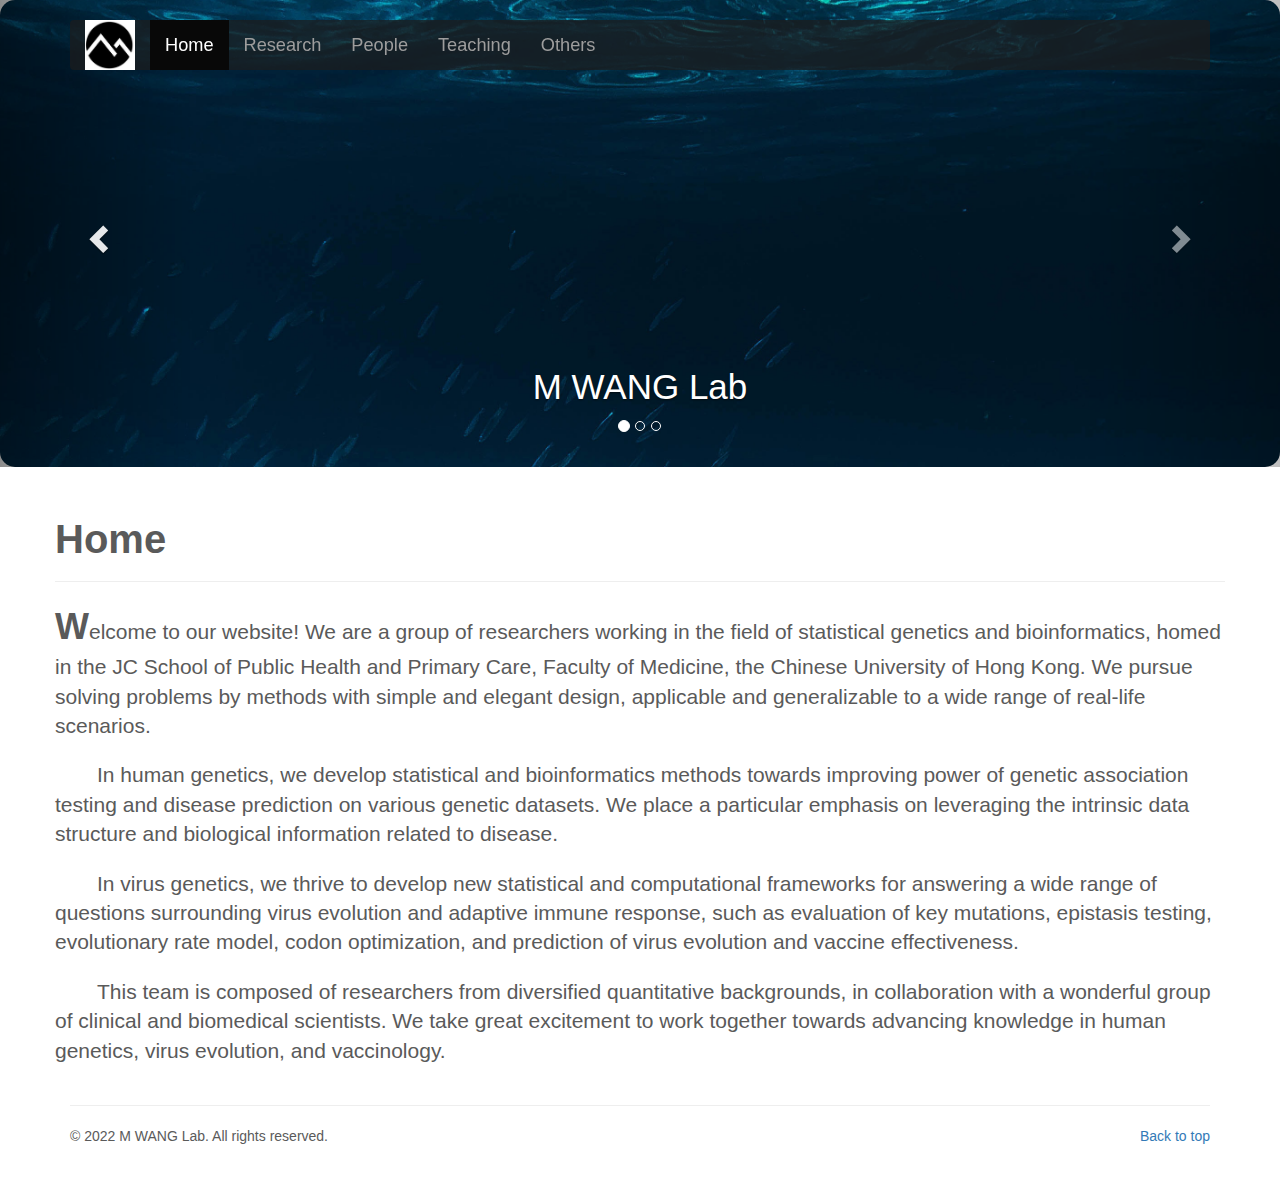
<file: index.html>
<!DOCTYPE html>
<html lang="en">
<head>
	<meta charset="utf-8">
	<meta http-equiv="X-UA-Compatible" content="IE=edge">
	<meta name="viewport" content="width=device-width, initial-scale=1">
	<!-- The above 3 meta tags *must* come first in the head; any other head content must come *after* these tags -->
	<meta name="description" content="M WANG Lab Website">
	<meta name="author" content="Qi Li">
	<link rel="icon" href="./graphics/icon.jpg">

	<title>M WANG Lab</title>

	<!-- Bootstrap core CSS -->
	<link href="./css/bootstrap.min.css" rel="stylesheet">

	<!-- IE10 viewport hack for Surface/desktop Windows 8 bug -->
	<link href="./css/ie10-viewport-bug-workaround.css" rel="stylesheet">

	<!-- Custom styles for this template -->
	<link href="./css/carousel.css" rel="stylesheet">
	
	<!-- HTML5 shim and Respond.js for IE8 support of HTML5 elements and media queries -->
	<!--[if lt IE 9]>
	<script src="https://oss.maxcdn.com/html5shiv/3.7.3/html5shiv.min.js"></script>
	<script src="https://oss.maxcdn.com/respond/1.4.2/respond.min.js"></script>
	<![endif]-->
</head>
<!-- NAVBAR
================================================== -->
<body>
	<div class="navbar-wrapper">
	<div class="container">

		<nav class="navbar navbar-inverse navbar-static-top">
		<div class="container">
			<div class="navbar-header">
			<button type="button" class="navbar-toggle collapsed" data-toggle="collapse" data-target="#navbar" aria-expanded="false" aria-controls="navbar">
				<span class="sr-only">Toggle navigation</span>
				<span class="icon-bar"></span>
				<span class="icon-bar"></span>
				<span class="icon-bar"></span>
			</button>
			<a href="#" class="navbar-left"><img src="./graphics/icon.jpg" width="50px" height="50px"></a>
			<a class="navbar-brand" href="#"></a>
			</div>
			<div id="navbar" class="navbar-collapse collapse">
			<ul class="nav navbar-nav">
				<li class="active"><a href="index.html">Home</a></li>
				<li class="dropdown"><a href="research.html">Research</a>
				<div class="dropdown-content">
					<p><a href="human.html">Human genetics</a></p>
					<p><a href="virus.html">Virus genetics</a></p>
					<p><a href="othermethods.html">Other methods</a></p>
				</div>
				</li>
				<li><a href="people.html">People</a></li>
				<li><a href="teaching.html">Teaching</a></li>
				<li><a href="contact.html">Others</a></li>
			</ul>
			</div><!--/.navbar-collapse -->
		</div>
		</nav>

	</div>
	</div>


	<!-- Carousel
	================================================== -->
	<div id="myCarousel" class="carousel slide" data-ride="carousel">
	<!-- Indicators -->
	<ol class="carousel-indicators">
		<li data-target="#myCarousel" data-slide-to="0" class="active"></li>
		<li data-target="#myCarousel" data-slide-to="1"></li>
		<li data-target="#myCarousel" data-slide-to="2"></li>
	</ol>
	<div class="carousel-inner" role="listbox">
		<div class="item active">
		<img class="first-slide" src="./graphics/carousel/cover.jpg" alt="First slide">
		<div class="container">
			<div class="carousel-caption">
			<h1>M WANG Lab</h1>
			</div>
		</div>
		</div>
		<div class="item">
		<img class="second-slide" src="./graphics/carousel/human.jpg" alt="Second slide">
		<div class="container">
			<div class="carousel-caption">
			<h1>Human genetics</h1>
			</div>
		</div>
		</div>
		<div class="item">
		<img class="third-slide" src="./graphics/carousel/virus.jpg" alt="Third slide">
		<div class="container">
			<div class="carousel-caption">
			<h1>Virus genetics</h1>
			</div>
		</div>
		</div>
	</div>
	<a class="left carousel-control" href="#myCarousel" role="button" data-slide="prev">
		<span class="glyphicon glyphicon-chevron-left" aria-hidden="true"></span>
		<span class="sr-only">Previous</span>
	</a>
	<a class="right carousel-control" href="#myCarousel" role="button" data-slide="next">
		<span class="glyphicon glyphicon-chevron-right" aria-hidden="true"></span>
		<span class="sr-only">Next</span>
	</a>
	</div><!-- /.carousel -->


	<!-- Marketing messaging and featurettes
	================================================== -->
	<!-- Wrap the rest of the page in another container to center all the content. -->


	<div class="container marketing">

	<!-- START THE FEATURETTES -->

	<div class="row featurette">
		<h1 style="font-size:40px"><strong>Home</strong></h1>	
		<hr class="featurette-divider">
		<p class="lead"><strong><font style="font-size:36px">W</font></strong>elcome to our website! We are a group of researchers working in the field of statistical genetics and bioinformatics, homed in the JC School of Public Health and Primary Care, Faculty of Medicine, the Chinese University of Hong Kong. We pursue solving problems by methods with simple and elegant design, applicable and generalizable to a wide range of real-life scenarios.</p>
		<p class="lead" style= "text-indent:2em">In human genetics, we develop statistical and bioinformatics methods towards improving power of genetic association testing and disease prediction on various genetic datasets. We place a particular emphasis on leveraging the intrinsic data structure and biological information related to disease.</p>
		<p class="lead" style= "text-indent:2em">In virus genetics, we thrive to develop new statistical and computational frameworks for answering a wide range of questions surrounding virus evolution and adaptive immune response, such as evaluation of key mutations, epistasis testing, evolutionary rate model, codon optimization, and prediction of virus evolution and vaccine effectiveness.</p>
		<p class="lead" style= "text-indent:2em">This team is composed of researchers from diversified quantitative backgrounds, in collaboration with a wonderful group of clinical and biomedical scientists. We take great excitement to work together towards advancing knowledge in human genetics, virus evolution, and vaccinology.</p>

	</div>

	
	<hr class="featurette-divider">

	<!-- /END THE FEATURETTES -->


	<!-- FOOTER -->
	<footer>
		<p class="pull-right"><a href="#">Back to top</a></p>
		<p>&copy; 2022 M WANG Lab. All rights reserved.</p>
	</footer>

	</div><!-- /.container -->



	<!-- Bootstrap core JavaScript
	================================================== -->
	<!-- Placed at the end of the document so the pages load faster -->
	<script src="https://ajax.googleapis.com/ajax/libs/jquery/1.12.4/jquery.min.js"></script>
	<!--<script>window.jQuery || document.write('<script src="../../assets/js/vendor/jquery.min.js"><\/script>')</script>-->
	<script src="./js/bootstrap.min.js"></script>
	<script>
	$('#geCarousel').carousel({
				interval: 3000
		});

		$('#carousel-text').html($('#slide-content-0').html());

		//Handles the carousel thumbnails
		$('[id^=carousel-selector-]').click( function(){
				var id_selector = $(this).attr("id");
				var id = id_selector.substr(id_selector.length-1);
				var id = parseInt(id);
				$('#geCarousel').carousel(id);
		});


		// When the carousel slides, auto update the text
		$('#geCarousel').on('slid', function (e) {
				var id = $('.item.active').data('slide-number');
					$('#carousel-text').html($('#slide-content-'+id).html());
		});
	</script>
	<!-- IE10 viewport hack for Surface/desktop Windows 8 bug -->
	<script src="./js/ie10-viewport-bug-workaround.js"></script>
</body>
</html>
</file>
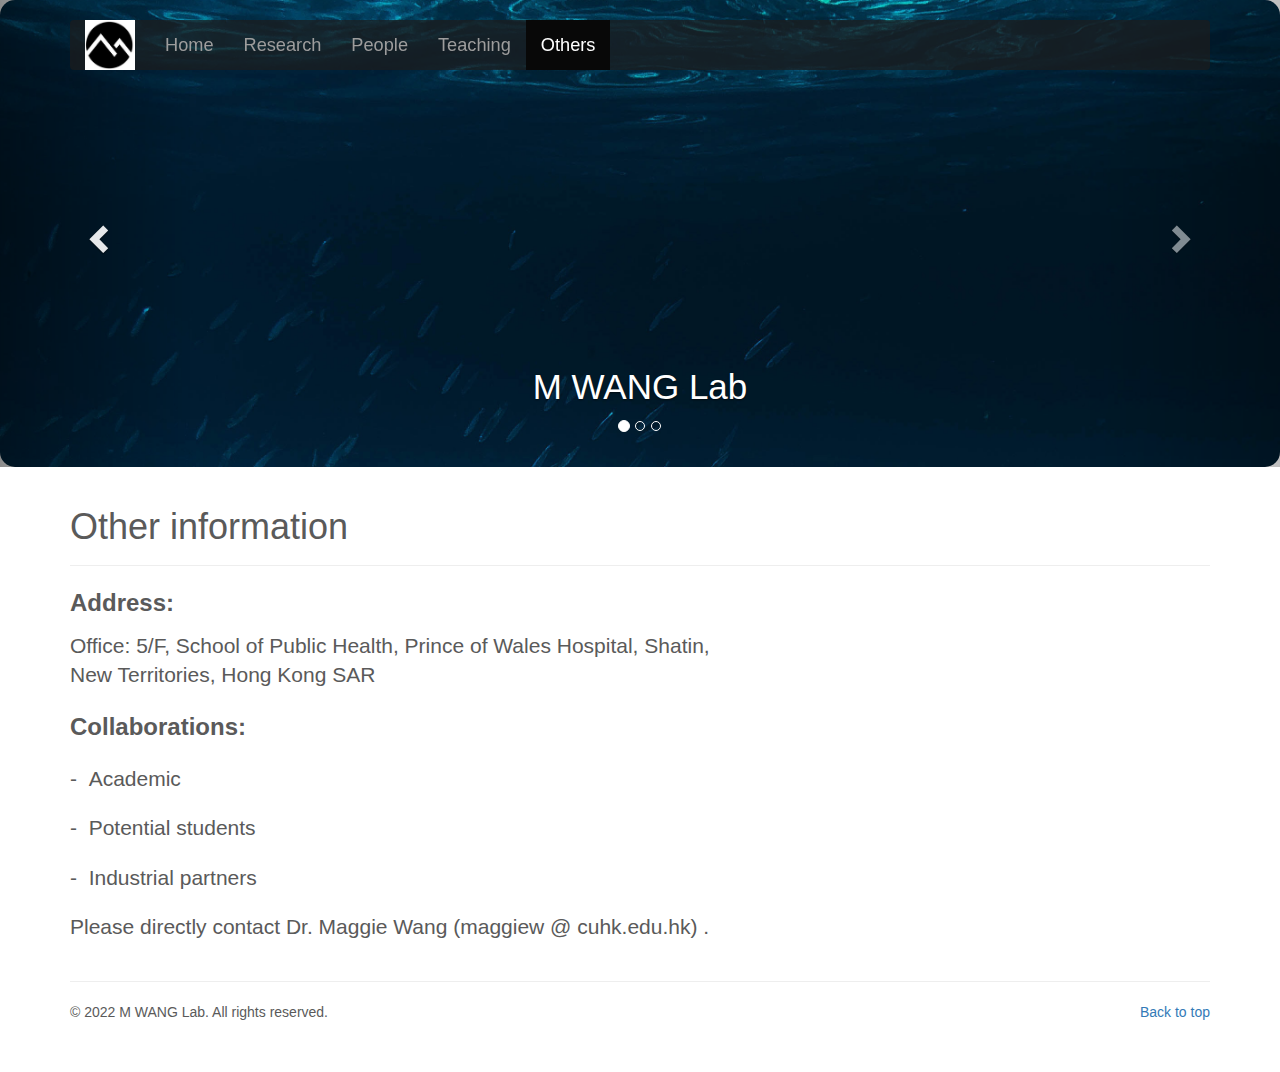
<file: contact.html>
<!DOCTYPE html>
<html lang="en">
<head>
	<meta charset="utf-8">
	<meta http-equiv="X-UA-Compatible" content="IE=edge">
	<meta name="viewport" content="width=device-width, initial-scale=1">
	<!-- The above 3 meta tags *must* come first in the head; any other head content must come *after* these tags -->
	<meta name="description" content="M WANG Lab Website">
	<meta name="author" content="Qi Li">
	<link rel="icon" href="./graphics/icon.jpg">

	<title>M WANG Lab</title>

	<!-- Bootstrap core CSS -->
	<link href="./css/bootstrap.min.css" rel="stylesheet">

	<!-- IE10 viewport hack for Surface/desktop Windows 8 bug -->
	<link href="./css/ie10-viewport-bug-workaround.css" rel="stylesheet">

	<!-- Custom styles for this template -->
	<link href="./css/carousel.css" rel="stylesheet">
	
	<!-- HTML5 shim and Respond.js for IE8 support of HTML5 elements and media queries -->
	<!--[if lt IE 9]>
	<script src="https://oss.maxcdn.com/html5shiv/3.7.3/html5shiv.min.js"></script>
	<script src="https://oss.maxcdn.com/respond/1.4.2/respond.min.js"></script>
	<![endif]-->
</head>
<!-- NAVBAR
================================================== -->
<body>
	<div class="navbar-wrapper">
	<div class="container">

		<nav class="navbar navbar-inverse navbar-static-top">
		<div class="container">
			<div class="navbar-header">
			<button type="button" class="navbar-toggle collapsed" data-toggle="collapse" data-target="#navbar" aria-expanded="false" aria-controls="navbar">
				<span class="sr-only">Toggle navigation</span>
				<span class="icon-bar"></span>
				<span class="icon-bar"></span>
				<span class="icon-bar"></span>
			</button>
			<a href="#" class="navbar-left"><img src="./graphics/icon.jpg" width="50px" height="50px"></a>
			<a class="navbar-brand" href="#"></a>
			</div>
			<div id="navbar" class="navbar-collapse collapse">
			<ul class="nav navbar-nav">
				<li><a href="index.html">Home</a></li>
				<li class="dropdown"><a href="research.html">Research</a>
				<div class="dropdown-content">
					<p><a href="human.html">Human genetics</a></p>
					<p><a href="virus.html">Virus genetics</a></p>
					<p><a href="othermethods.html">Other methods</a></p>
				</div>
				<li><a href="people.html">People</a></li>
				<li><a href="teaching.html">Teaching</a></li>
				<li class="active"><a href="contact.html">Others</a></li>
			</ul>
			</div><!--/.navbar-collapse -->
		</div>
		</nav>

	</div>
	</div>

		<!-- Carousel
	================================================== -->
	<div id="myCarousel" class="carousel slide" data-ride="carousel">
	<!-- Indicators -->
	<ol class="carousel-indicators">
		<li data-target="#myCarousel" data-slide-to="0" class="active"></li>
		<li data-target="#myCarousel" data-slide-to="1"></li>
		<li data-target="#myCarousel" data-slide-to="2"></li>
	</ol>
	<div class="carousel-inner" role="listbox">
		<div class="item active">
		<img class="first-slide" src="./graphics/carousel/cover.jpg" alt="First slide">
		<div class="container">
			<div class="carousel-caption">
			<h1>M WANG Lab</h1>
			</div>
		</div>
		</div>
		<div class="item">
		<img class="second-slide" src="./graphics/carousel/human.jpg" alt="Second slide">
		<div class="container">
			<div class="carousel-caption">
			<h1>Human genetics</h1>
			</div>
		</div>
		</div>
		<div class="item">
		<img class="third-slide" src="./graphics/carousel/virus.jpg" alt="Third slide">
		<div class="container">
			<div class="carousel-caption">
			<h1>Virus genetics</h1>
			</div>
		</div>
		</div>
	</div>
	<a class="left carousel-control" href="#myCarousel" role="button" data-slide="prev">
		<span class="glyphicon glyphicon-chevron-left" aria-hidden="true"></span>
		<span class="sr-only">Previous</span>
	</a>
	<a class="right carousel-control" href="#myCarousel" role="button" data-slide="next">
		<span class="glyphicon glyphicon-chevron-right" aria-hidden="true"></span>
		<span class="sr-only">Next</span>
	</a>
	</div><!-- /.carousel -->
	
	<!-- Marketing messaging and featurettes
	================================================== -->
	<!-- Wrap the rest of the page in another container to center all the content. -->

	<div class="container marketing">

	<!-- START THE FEATURETTES -->
	<div class="page-header" id="contact">
		<h1>Other information</h1>
	</div>
	<div class="row featurette">
		<div class="col-md-7">
		<p style="font-size:24px"><strong>Address: </strong><span class="text-muted"></span></p>
		<p class="lead">Office:  5/F, School of Public Health, Prince of Wales Hospital, Shatin, New Territories, Hong Kong SAR</p>
		<p style="font-size:24px"><strong>Collaborations: </strong><span class="text-muted"></span></p>
		<p class="lead">
		<p class="lead">-&nbsp;&nbsp;Academic</a></p>
		<p class="lead">-&nbsp;&nbsp;Potential students</a></p>
		<p class="lead">-&nbsp;&nbsp;Industrial partners</p>
		</p>
		<p class="lead">Please directly contact Dr. Maggie Wang (maggiew @ cuhk.edu.hk) .</p>
		</div>
	</div>

	<hr class="featurette-divider">

	<!-- /END THE FEATURETTES -->


	<!-- FOOTER -->
	<footer>
		<p class="pull-right"><a href="#">Back to top</a></p>
		<p>&copy; 2022 M WANG Lab. All rights reserved.</p>
	</footer>

	</div><!-- /.container -->


	<!-- Bootstrap core JavaScript
	================================================== -->
	<!-- Placed at the end of the document so the pages load faster -->
	<script src="https://ajax.googleapis.com/ajax/libs/jquery/1.12.4/jquery.min.js"></script>
	<!--<script>window.jQuery || document.write('<script src="../../assets/js/vendor/jquery.min.js"><\/script>')</script>-->
	<script src="./js/bootstrap.min.js"></script>
	<!-- IE10 viewport hack for Surface/desktop Windows 8 bug -->
	<script src="./js/ie10-viewport-bug-workaround.js"></script>
</body>
</html>
</file>
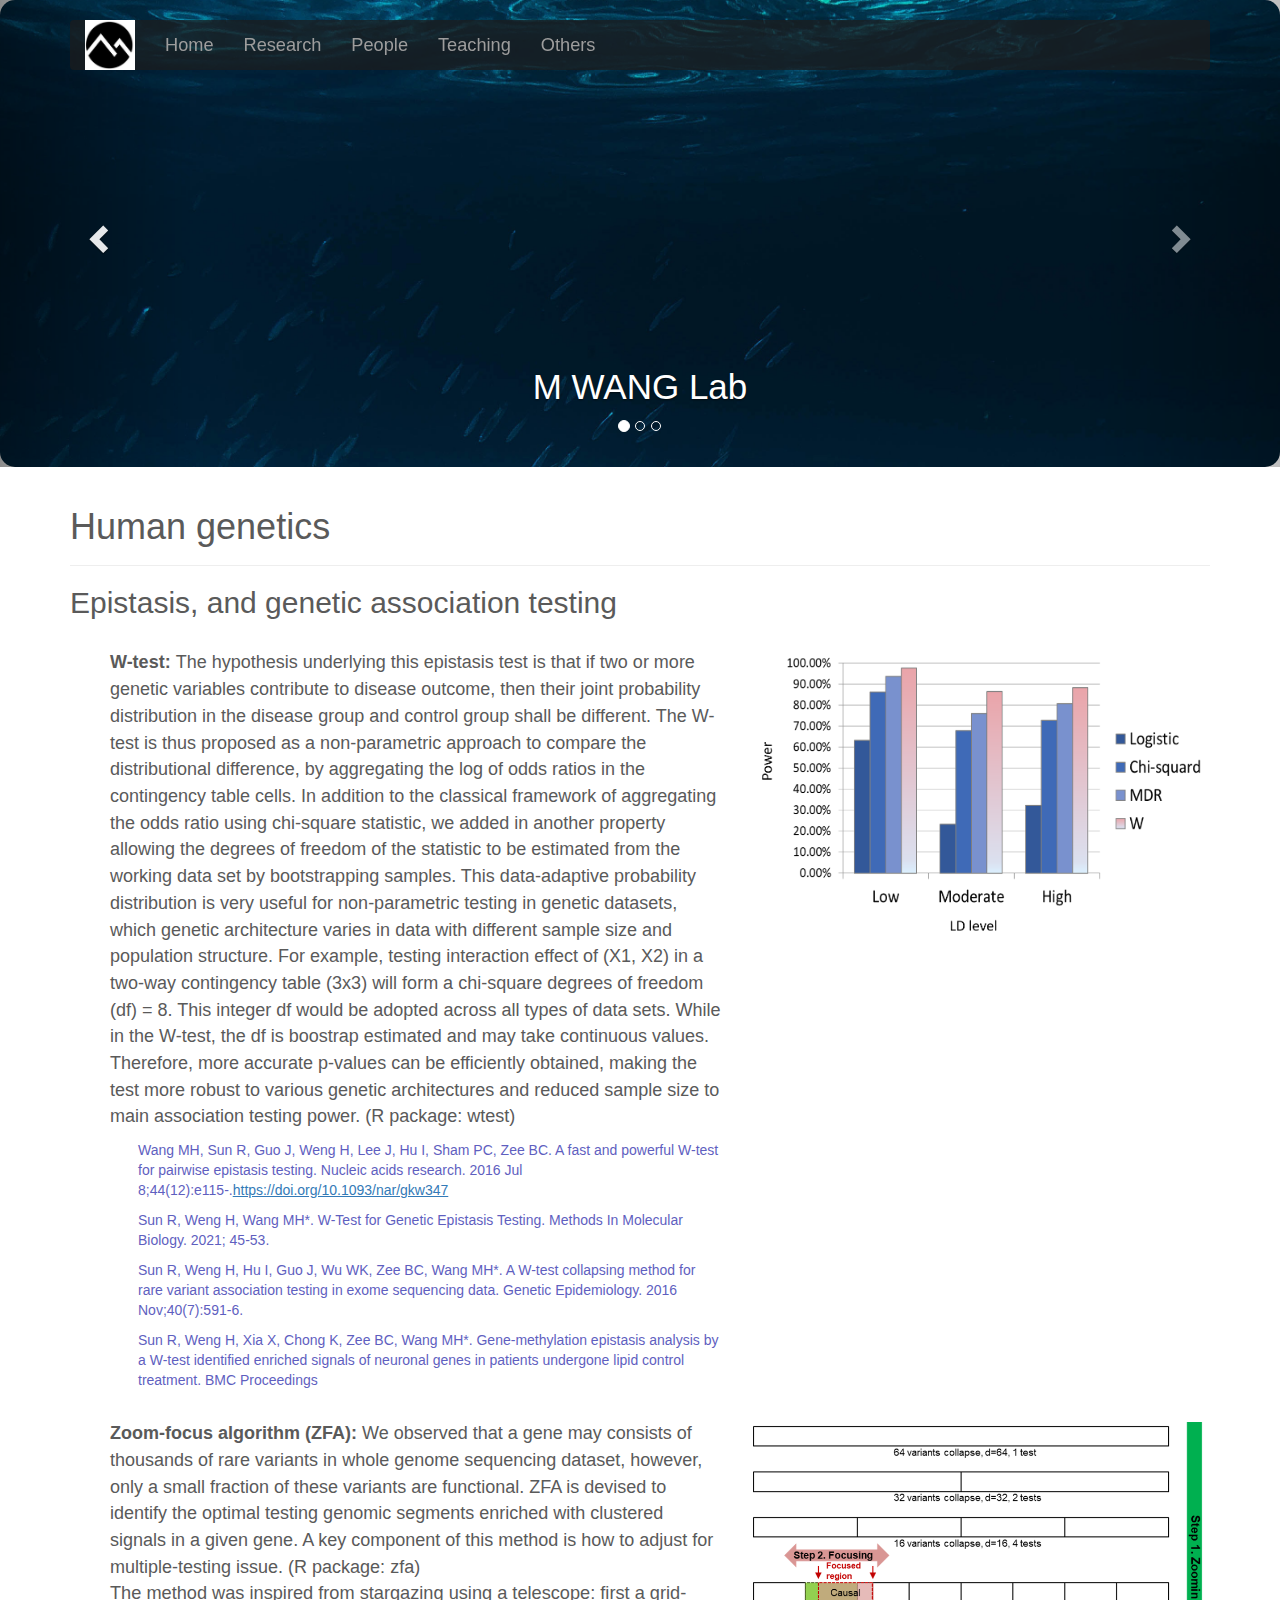
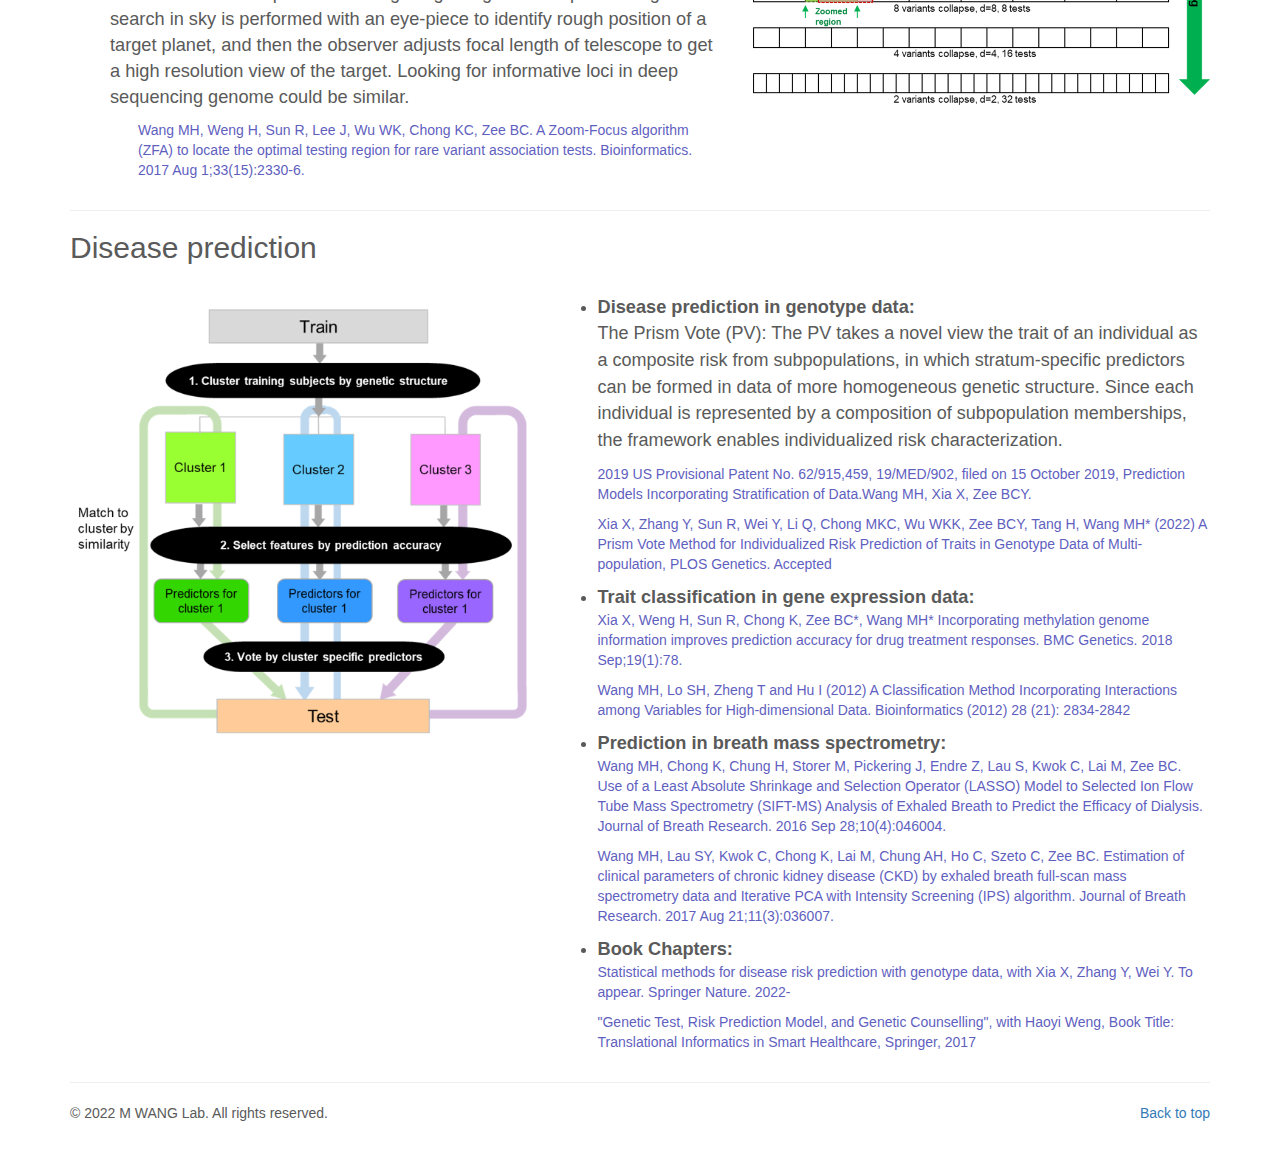
<file: human.html>
<!DOCTYPE html>
<html lang="en">
<head>
	<meta charset="utf-8">
	<meta http-equiv="X-UA-Compatible" content="IE=edge">
	<meta name="viewport" content="width=device-width, initial-scale=1">
	<!-- The above 3 meta tags *must* come first in the head; any other head content must come *after* these tags -->
	<meta name="description" content="M WANG Lab Website">
	<meta name="author" content="Qi Li">
	<link rel="icon" href="./graphics/icon.jpg">

	<title>M WANG Lab</title>

	<!-- Bootstrap core CSS -->
	<link href="./css/bootstrap.min.css" rel="stylesheet">

	<!-- IE10 viewport hack for Surface/desktop Windows 8 bug -->
	<link href="./css/ie10-viewport-bug-workaround.css" rel="stylesheet">

	<!-- Custom styles for this template -->
	<link href="./css/carousel.css" rel="stylesheet">
<style>
.divcss5-c p{margin-left: 2em;}
</style>
	<!-- HTML5 shim and Respond.js for IE8 support of HTML5 elements and media queries -->
	<!--[if lt IE 9]>
	<script src="https://oss.maxcdn.com/html5shiv/3.7.3/html5shiv.min.js"></script>
	<script src="https://oss.maxcdn.com/respond/1.4.2/respond.min.js"></script>
	<![endif]-->
</head>
<!-- NAVBAR
================================================== -->
<body>
	<div class="navbar-wrapper">
	<div class="container">

		<nav class="navbar navbar-inverse navbar-static-top">
		<div class="container">
			<div class="navbar-header">
			<button type="button" class="navbar-toggle collapsed" data-toggle="collapse" data-target="#navbar" aria-expanded="false" aria-controls="navbar">
				<span class="sr-only">Toggle navigation</span>
				<span class="icon-bar"></span>
				<span class="icon-bar"></span>
				<span class="icon-bar"></span>
			</button>
			<a href="#" class="navbar-left"><img src="./graphics/icon.jpg" width="50px" height="50px"></a>
			<a class="navbar-brand" href="#"></a>
			</div>
			<div id="navbar" class="navbar-collapse collapse">
			<ul class="nav navbar-nav">
				<li><a href="index.html">Home</a></li>
				<li class="dropdown"><a href="research.html">Research</a>
				<div class="dropdown-content">
					<p><a href="human.html">Human genetics</a></p>
					<p><a href="virus.html">Virus genetics</a></p>
					<p><a href="othermethods.html">Other methods</a></p>
				</div>
				<li><a href="people.html">People</a></li>
				<li><a href="teaching.html">Teaching</a></li>
				<li><a href="contact.html">Others</a></li>
			</ul>
			</div><!--/.navbar-collapse -->
		</div>
		</nav>

	</div>
	</div>

	<!-- Carousel
	================================================== -->
	<div id="myCarousel" class="carousel slide" data-ride="carousel">
	<!-- Indicators -->
	<ol class="carousel-indicators">
		<li data-target="#myCarousel" data-slide-to="0" class="active"></li>
		<li data-target="#myCarousel" data-slide-to="1"></li>
		<li data-target="#myCarousel" data-slide-to="2"></li>
	</ol>
	<div class="carousel-inner" role="listbox">
		<div class="item active">
		<img class="first-slide" src="./graphics/carousel/cover.jpg" alt="First slide">
		<div class="container">
			<div class="carousel-caption">
			<h1>M WANG Lab</h1>
			</div>
		</div>
		</div>
		<div class="item">
		<img class="second-slide" src="./graphics/carousel/human.jpg" alt="Second slide">
		<div class="container">
			<div class="carousel-caption">
			<h1>Human genetics</h1>
			</div>
		</div>
		</div>
		<div class="item">
		<img class="third-slide" src="./graphics/carousel/virus.jpg" alt="Third slide">
		<div class="container">
			<div class="carousel-caption">
			<h1>Virus genetics</h1>
			</div>
		</div>
		</div>
	</div>
	<a class="left carousel-control" href="#myCarousel" role="button" data-slide="prev">
		<span class="glyphicon glyphicon-chevron-left" aria-hidden="true"></span>
		<span class="sr-only">Previous</span>
	</a>
	<a class="right carousel-control" href="#myCarousel" role="button" data-slide="next">
		<span class="glyphicon glyphicon-chevron-right" aria-hidden="true"></span>
		<span class="sr-only">Next</span>
	</a>
	</div><!-- /.carousel -->

	<div class="container marketing">
	<!-- START THE FEATURETTES -->
	<div class="page-header" id="human genetics">
		<h1>Human genetics</h1>
	</div>
		<h2>Epistasis, and genetic association testing<span class="text-muted"></span></h2>
	<div class="row featurette">
		<div class="col-md-7">

		<p class="lead">
		<!-- Colored version -->
		<!-- We develop and apply statistical methods to investigate complex traits such as <span style="color: #006dcc"><em>diabetes</em></span>, <span style="color: #006dcc"><em>schizophrenia</em></span> and others.
		We have devised novel tests to increase statistical power of large scale genome wide association studies, and developed new methods to estimate <span style="color: #5cb85c"><em>polygenic risk scores</em></span>, and <span style="color: #5cb85c"><em>heritabilities</em></span> of various traits. -->
		<ul>
		<font style="font-size:18px"><strong>W-test: </strong>The hypothesis underlying this epistasis test is that if two or more genetic variables contribute to disease outcome, then their joint probability distribution in the disease group and control group shall be different. The W-test is thus proposed as a non-parametric approach to compare the distributional difference, by aggregating the log of odds ratios in the contingency table cells. In addition to the classical framework of aggregating the odds ratio using chi-square statistic, we added in another property allowing the degrees of freedom of the statistic to be estimated from the working data set by bootstrapping samples. This data-adaptive probability distribution is very useful for non-parametric testing in genetic datasets, which genetic architecture varies in data with different sample size and population structure. For example, testing interaction effect of (X1, X2) in a two-way contingency table (3x3) will form a chi-square degrees of freedom (df) = 8. This integer df would be adopted across all types of data sets. While in the W-test, the df is boostrap estimated and may take continuous values. Therefore, more accurate p-values can be efficiently obtained, making the test more robust to various genetic architectures and reduced sample size to main association testing power. (R package: wtest)</font>
		<p></p>
		<div class="divcss5-c">
		<p style= "color:rgb(95,95,191);font-size:14px">Wang MH, Sun R, Guo J, Weng H, Lee J, Hu I, Sham PC, Zee BC. A fast and powerful W-test for pairwise epistasis testing. Nucleic acids research. 2016 Jul 8;44(12):e115-.<a style="text-decoration:underline" target="_blank" href="https://doi.org/10.1093/nar/gkw347">https://doi.org/10.1093/nar/gkw347</a></p>
		<p style= "color:rgb(95,95,191);font-size:14px">Sun R, Weng H, Wang MH*. W-Test for Genetic Epistasis Testing. Methods In Molecular Biology. 2021; 45-53.</p>
		<p style= "color:rgb(95,95,191);font-size:14px">Sun R, Weng H, Hu I, Guo J, Wu WK, Zee BC, Wang MH*. A W-test collapsing method for rare variant association testing in exome sequencing data. Genetic Epidemiology. 2016 Nov;40(7):591-6.</p>
		<p style= "color:rgb(95,95,191);font-size:14px">Sun R, Weng H, Xia X, Chong K, Zee BC, Wang MH*.  Gene-methylation epistasis analysis by a W-test identified enriched signals of neuronal genes in patients undergone lipid control treatment. BMC Proceedings</p></ul>
		</p>
		</div>
		<div class="col-md-5">
			<img class="human1 featurette-image img-responsive center-block" src="./graphics/h1.png" alt="Generic placeholder image">
		</div>
	</div>
	<div class="row featurette">
		<div class="col-md-7">
		<p class="lead">
		<!-- Colored version -->
		<!-- We develop and apply statistical methods to investigate complex traits such as <span style="color: #006dcc"><em>diabetes</em></span>, <span style="color: #006dcc"><em>schizophrenia</em></span> and others.
		We have devised novel tests to increase statistical power of large scale genome wide association studies, and developed new methods to estimate <span style="color: #5cb85c"><em>polygenic risk scores</em></span>, and <span style="color: #5cb85c"><em>heritabilities</em></span> of various traits. -->
		<ul>
		<font style="font-size:18px"><strong>Zoom-focus algorithm (ZFA):  </strong>We observed that a gene may consists of thousands of rare variants in whole genome sequencing dataset, however, only a small fraction of these variants are functional. ZFA is devised to identify the optimal testing genomic segments enriched with clustered signals in a given gene. A key component of this method is how to adjust for multiple-testing issue.  (R package: zfa)</font>
		<p>The method was inspired from stargazing using a telescope: first a grid-search in sky is performed with an eye-piece to identify rough position of a target planet, and then the observer adjusts focal length of telescope to get a high resolution view of the target. Looking for informative loci in deep sequencing genome could be similar.</p>
		<p></p>
		<div class="divcss5-c">
		<p style= "color:rgb(95,95,191);font-size:14px">Wang MH, Weng H, Sun R, Lee J, Wu WK, Chong KC, Zee BC. A Zoom-Focus algorithm (ZFA) to locate the optimal testing region for rare variant association tests. Bioinformatics. 2017 Aug 1;33(15):2330-6.</p>
		</div>
		</ul>
		</p>
		</div>
		<div class="col-md-5">
			<img class="human2 featurette-image img-responsive center-block" src="./graphics/h3.png" alt="Generic placeholder image">
		</div>
	</div>
	<hr class="featurette-divider">
		<h2>Disease prediction<span class="text-muted"></span></h2>
	<div class="row featurette">

		<div class="col-md-7 col-md-push-5">
		<p class="lead">
		<ul>
		<li><strong>Disease prediction in genotype data:</strong></li>
		<font style="font-size:18px">The Prism Vote (PV): The PV takes a novel view the trait of an individual as a composite risk from subpopulations, in which stratum-specific predictors can be formed in data of more homogeneous genetic structure. Since each individual is represented by a composition of subpopulation memberships, the framework enables individualized risk characterization.</font>
		<p></p>
        <p style= "color:rgb(95,95,191);font-size:14px">2019 US Provisional Patent No. 62/915,459, 19/MED/902, filed on 15 October 2019, Prediction Models Incorporating Stratification of Data.Wang MH, Xia X, Zee BCY.</p>
		<p style= "color:rgb(95,95,191);font-size:14px">Xia X, Zhang Y, Sun R, Wei Y, Li Q, Chong MKC, Wu WKK, Zee BCY, Tang H, Wang MH* (2022) A Prism Vote Method for Individualized Risk Prediction of Traits in Genotype Data of Multi-population, PLOS Genetics. Accepted</p>
		<li><strong>Trait classification in gene expression data:</strong></li>
		<p style= "color:rgb(95,95,191);font-size:14px">Xia X, Weng H, Sun R, Chong K, Zee BC*, Wang MH* Incorporating methylation genome information improves prediction accuracy for drug treatment responses. BMC Genetics. 2018 Sep;19(1):78.</p>
		<p style= "color:rgb(95,95,191);font-size:14px">Wang MH, Lo SH, Zheng T and Hu I (2012) A Classification Method Incorporating Interactions among Variables for High-dimensional Data. Bioinformatics (2012) 28 (21): 2834-2842</p>
		<li><strong>Prediction in breath mass spectrometry:</strong></li>
		<p style= "color:rgb(95,95,191);font-size:14px">Wang MH, Chong K, Chung H, Storer M, Pickering J, Endre Z, Lau S, Kwok C, Lai M, Zee BC. Use of a Least Absolute Shrinkage and Selection Operator (LASSO) Model to Selected Ion Flow Tube Mass Spectrometry (SIFT-MS) Analysis of Exhaled Breath to Predict the Efficacy of Dialysis. Journal of Breath Research. 2016 Sep 28;10(4):046004.</p>
		<p style= "color:rgb(95,95,191);font-size:14px">Wang MH, Lau SY, Kwok C, Chong K, Lai M, Chung AH, Ho C, Szeto C, Zee BC. Estimation of clinical parameters of chronic kidney disease (CKD) by exhaled breath full-scan mass spectrometry data and Iterative PCA with Intensity Screening (IPS) algorithm. Journal of Breath Research. 2017 Aug 21;11(3):036007.</p>
		<li><strong>Book Chapters:</strong></li>
		<p style= "color:rgb(95,95,191);font-size:14px">Statistical methods for disease risk prediction with genotype data, with Xia X, Zhang Y, Wei Y.  To appear. Springer Nature. 2022-</p>
		<p style= "color:rgb(95,95,191);font-size:14px">"Genetic Test, Risk Prediction Model, and Genetic Counselling", with Haoyi Weng, Book Title: Translational Informatics in Smart Healthcare, Springer, 2017</p>
		</ul>
		</p>
		</div>
		<div class="col-md-5 col-md-pull-7">
		<img class="human3 featurette-image img-responsive center-block" src="./graphics/h4.png" alt="Generic placeholder image">
		</div>
	</div>

	<hr class="featurette-divider">


	<!-- /END THE FEATURETTES -->


	<!-- FOOTER -->
	<footer>
		<p class="pull-right"><a href="#">Back to top</a></p>
		<p>&copy; 2022 M WANG Lab. All rights reserved.</p>
	</footer>

	</div><!-- /.container -->


	<!-- Bootstrap core JavaScript
	================================================== -->
	<!-- Placed at the end of the document so the pages load faster -->
	<script src="https://ajax.googleapis.com/ajax/libs/jquery/1.12.4/jquery.min.js"></script>
	<!--<script>window.jQuery || document.write('<script src="../../assets/js/vendor/jquery.min.js"><\/script>')</script>-->
	<script src="./js/bootstrap.min.js"></script>
	<!-- IE10 viewport hack for Surface/desktop Windows 8 bug -->
	<script src="./js/ie10-viewport-bug-workaround.js"></script>
</body>
</html>
</file>
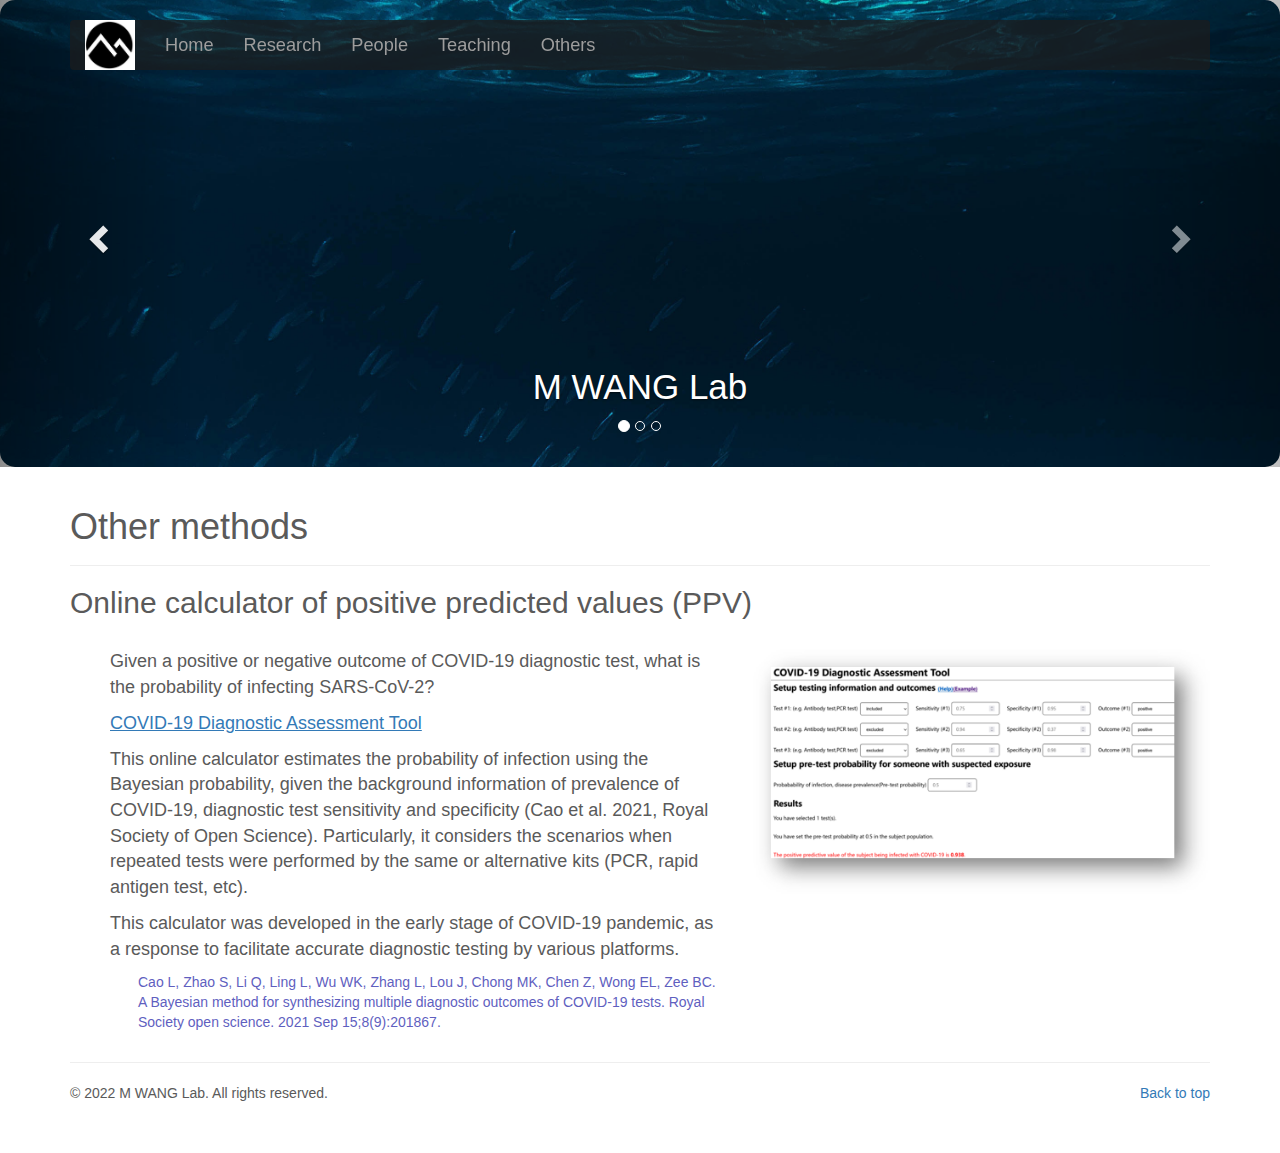
<file: othermethods.html>
<!DOCTYPE html>
<html lang="en">
<head>
	<meta charset="utf-8">
	<meta http-equiv="X-UA-Compatible" content="IE=edge">
	<meta name="viewport" content="width=device-width, initial-scale=1">
	<!-- The above 3 meta tags *must* come first in the head; any other head content must come *after* these tags -->
	<meta name="description" content="M WANG Lab Website">
	<meta name="author" content="Qi Li">
	<link rel="icon" href="./graphics/icon.jpg">

	<title>M WANG Lab</title>

	<!-- Bootstrap core CSS -->
	<link href="./css/bootstrap.min.css" rel="stylesheet">

	<!-- IE10 viewport hack for Surface/desktop Windows 8 bug -->
	<link href="./css/ie10-viewport-bug-workaround.css" rel="stylesheet">

	<!-- Custom styles for this template -->
	<link href="./css/carousel.css" rel="stylesheet">
<style>
.divcss5-c p{margin-left: 2em;}
</style>
	<!-- HTML5 shim and Respond.js for IE8 support of HTML5 elements and media queries -->
	<!--[if lt IE 9]>
	<script src="https://oss.maxcdn.com/html5shiv/3.7.3/html5shiv.min.js"></script>
	<script src="https://oss.maxcdn.com/respond/1.4.2/respond.min.js"></script>
	<![endif]-->
</head>
<!-- NAVBAR
================================================== -->
<body>
	<div class="navbar-wrapper">
	<div class="container">

		<nav class="navbar navbar-inverse navbar-static-top">
		<div class="container">
			<div class="navbar-header">
			<button type="button" class="navbar-toggle collapsed" data-toggle="collapse" data-target="#navbar" aria-expanded="false" aria-controls="navbar">
				<span class="sr-only">Toggle navigation</span>
				<span class="icon-bar"></span>
				<span class="icon-bar"></span>
				<span class="icon-bar"></span>
			</button>
			<a href="#" class="navbar-left"><img src="./graphics/icon.jpg" width="50px" height="50px"></a>
			<a class="navbar-brand" href="#"></a>
			</div>
			<div id="navbar" class="navbar-collapse collapse">
			<ul class="nav navbar-nav">
				<li><a href="index.html">Home</a></li>
				<li class="dropdown"><a href="research.html">Research</a>
				<div class="dropdown-content">
					<p><a href="human.html">Human genetics</a></p>
					<p><a href="virus.html">Virus genetics</a></p>
					<p><a href="othermethods.html">Other methods</a></p>
				</div>
				<li><a href="people.html">People</a></li>
				<li><a href="teaching.html">Teaching</a></li>
				<li><a href="contact.html">Others</a></li>
			</ul>
			</div><!--/.navbar-collapse -->
		</div>
		</nav>

	</div>
	</div>

	<!-- Carousel
	================================================== -->
	<div id="myCarousel" class="carousel slide" data-ride="carousel">
	<!-- Indicators -->
	<ol class="carousel-indicators">
		<li data-target="#myCarousel" data-slide-to="0" class="active"></li>
		<li data-target="#myCarousel" data-slide-to="1"></li>
		<li data-target="#myCarousel" data-slide-to="2"></li>
	</ol>
	<div class="carousel-inner" role="listbox">
		<div class="item active">
		<img class="first-slide" src="./graphics/carousel/cover.jpg" alt="First slide">
		<div class="container">
			<div class="carousel-caption">
			<h1>M WANG Lab</h1>
			</div>
		</div>
		</div>
		<div class="item">
		<img class="second-slide" src="./graphics/carousel/human.jpg" alt="Second slide">
		<div class="container">
			<div class="carousel-caption">
			<h1>Human genetics</h1>
			</div>
		</div>
		</div>
		<div class="item">
		<img class="third-slide" src="./graphics/carousel/virus.jpg" alt="Third slide">
		<div class="container">
			<div class="carousel-caption">
			<h1>Virus genetics</h1>
			</div>
		</div>
		</div>
	</div>
	<a class="left carousel-control" href="#myCarousel" role="button" data-slide="prev">
		<span class="glyphicon glyphicon-chevron-left" aria-hidden="true"></span>
		<span class="sr-only">Previous</span>
	</a>
	<a class="right carousel-control" href="#myCarousel" role="button" data-slide="next">
		<span class="glyphicon glyphicon-chevron-right" aria-hidden="true"></span>
		<span class="sr-only">Next</span>
	</a>
	</div><!-- /.carousel -->

	<div class="container marketing">
	<!-- START THE FEATURETTES -->
	<div class="page-header" id="human genetics">
		<h1>Other methods</h1>
	</div>
		<h2>Online calculator of positive predicted values (PPV)<span class="text-muted"></span></h2>
	<div class="row featurette">
		<div class="col-md-7">

		<p class="lead">
		<ul>
		<p style="font-size:18px">Given a positive or negative outcome of COVID-19 diagnostic test, what is the probability of infecting SARS-CoV-2?</p>
		<p style= "color:rgb(95,95,191);font-size:18px"><a style="text-decoration:underline" href="DAT.html" target="_blank"">COVID-19 Diagnostic Assessment Tool</a></p>
		<p style="font-size:18px">This online calculator estimates the probability of infection using the Bayesian probability, given the background information of prevalence of COVID-19, diagnostic test sensitivity and specificity (Cao et al. 2021, Royal Society of Open Science). Particularly, it considers the scenarios when repeated tests were performed by the same or alternative kits (PCR, rapid antigen test, etc).</p>
		<p style="font-size:18px">This calculator was developed in the early stage of COVID-19 pandemic, as a response to facilitate accurate diagnostic testing by various platforms.</p>
		<div class="divcss5-c">
		<p style= "color:rgb(95,95,191);font-size:14px">Cao L, Zhao S, Li Q, Ling L, Wu WK, Zhang L, Lou J, Chong MK, Chen Z, Wong EL, Zee BC. A Bayesian method for synthesizing multiple diagnostic outcomes of COVID-19 tests. Royal Society open science. 2021 Sep 15;8(9):201867.</p>
		</p>
		</ul>
		</div>
		<div class="col-md-5">
			<img class="human1 featurette-image img-responsive center-block" src="./graphics/o1.png" alt="Generic placeholder image">
		</div>
	</div>

	<hr class="featurette-divider">


	<!-- /END THE FEATURETTES -->


	<!-- FOOTER -->
	<footer>
		<p class="pull-right"><a href="#">Back to top</a></p>
		<p>&copy; 2022 M WANG Lab. All rights reserved.</p>
	</footer>

	</div><!-- /.container -->


	<!-- Bootstrap core JavaScript
	================================================== -->
	<!-- Placed at the end of the document so the pages load faster -->
	<script src="https://ajax.googleapis.com/ajax/libs/jquery/1.12.4/jquery.min.js"></script>
	<!--<script>window.jQuery || document.write('<script src="../../assets/js/vendor/jquery.min.js"><\/script>')</script>-->
	<script src="./js/bootstrap.min.js"></script>
	<!-- IE10 viewport hack for Surface/desktop Windows 8 bug -->
	<script src="./js/ie10-viewport-bug-workaround.js"></script>
</body>
</html>
</file>
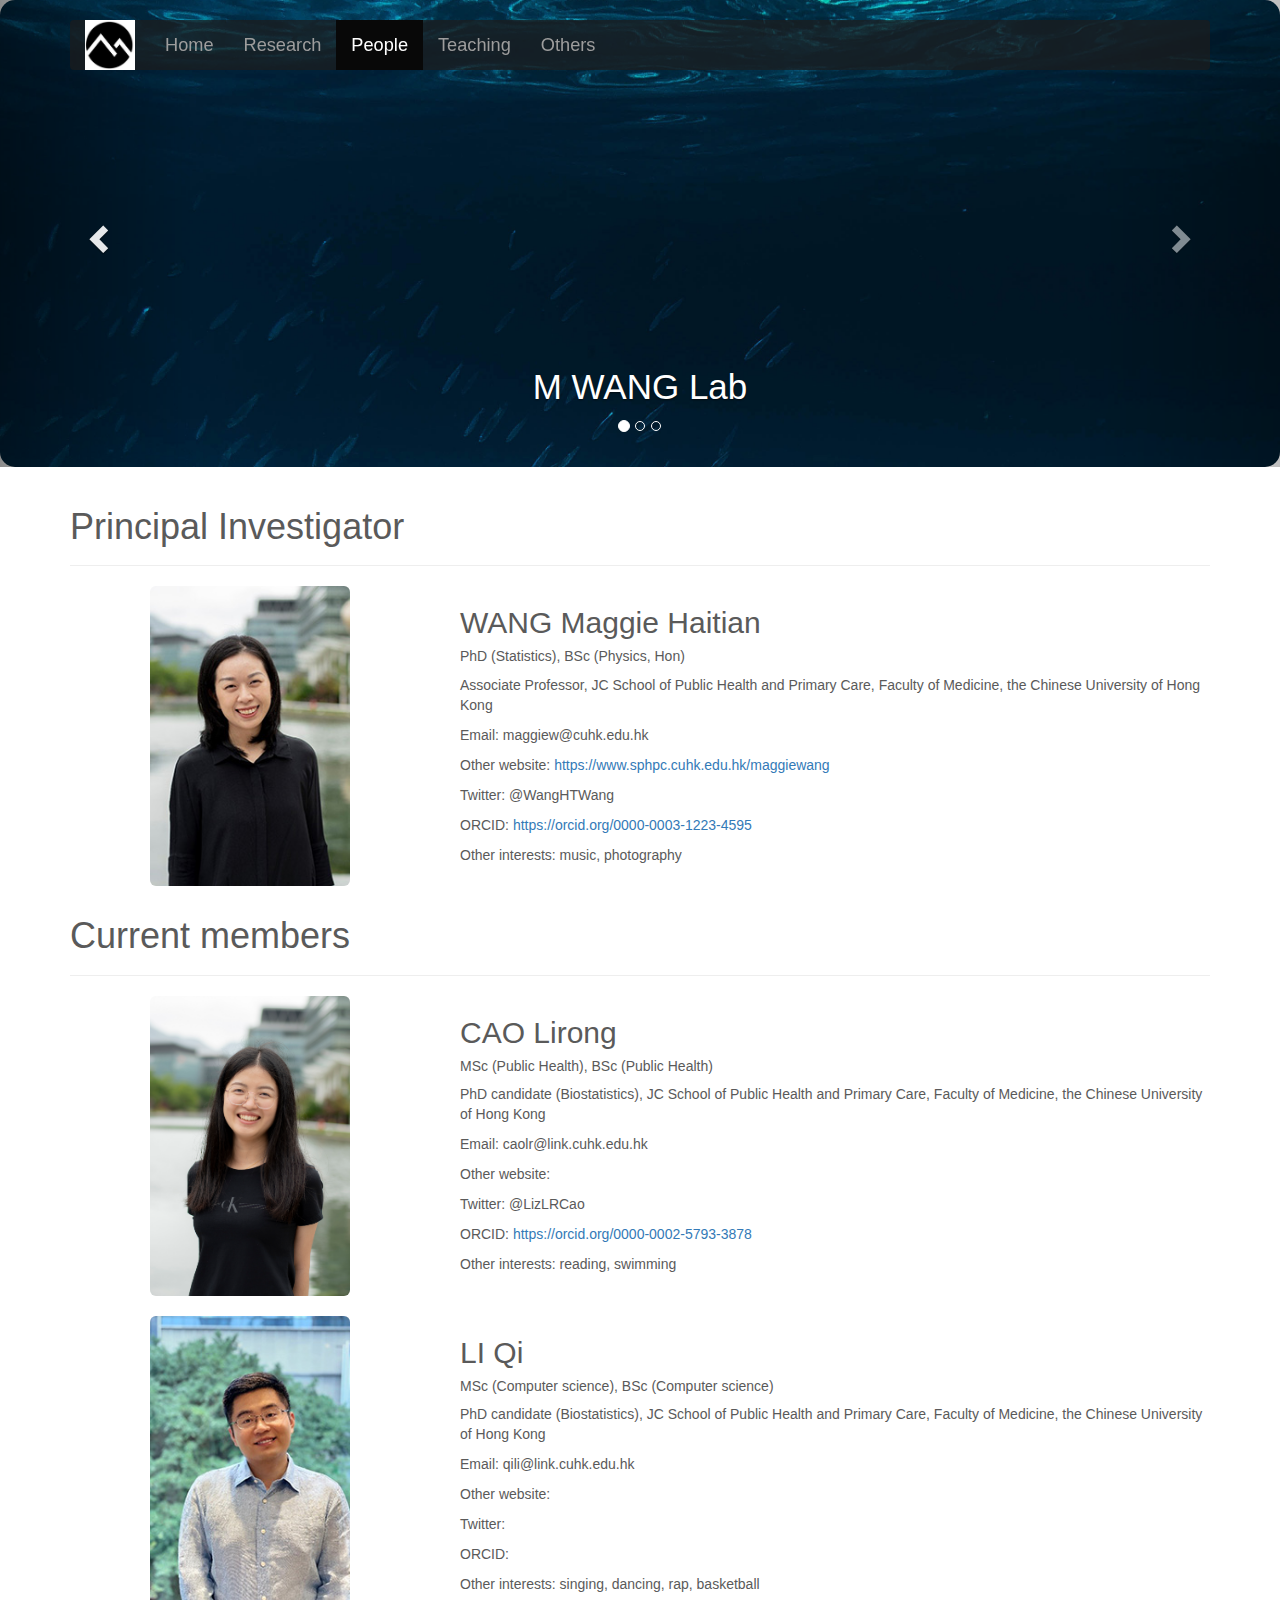
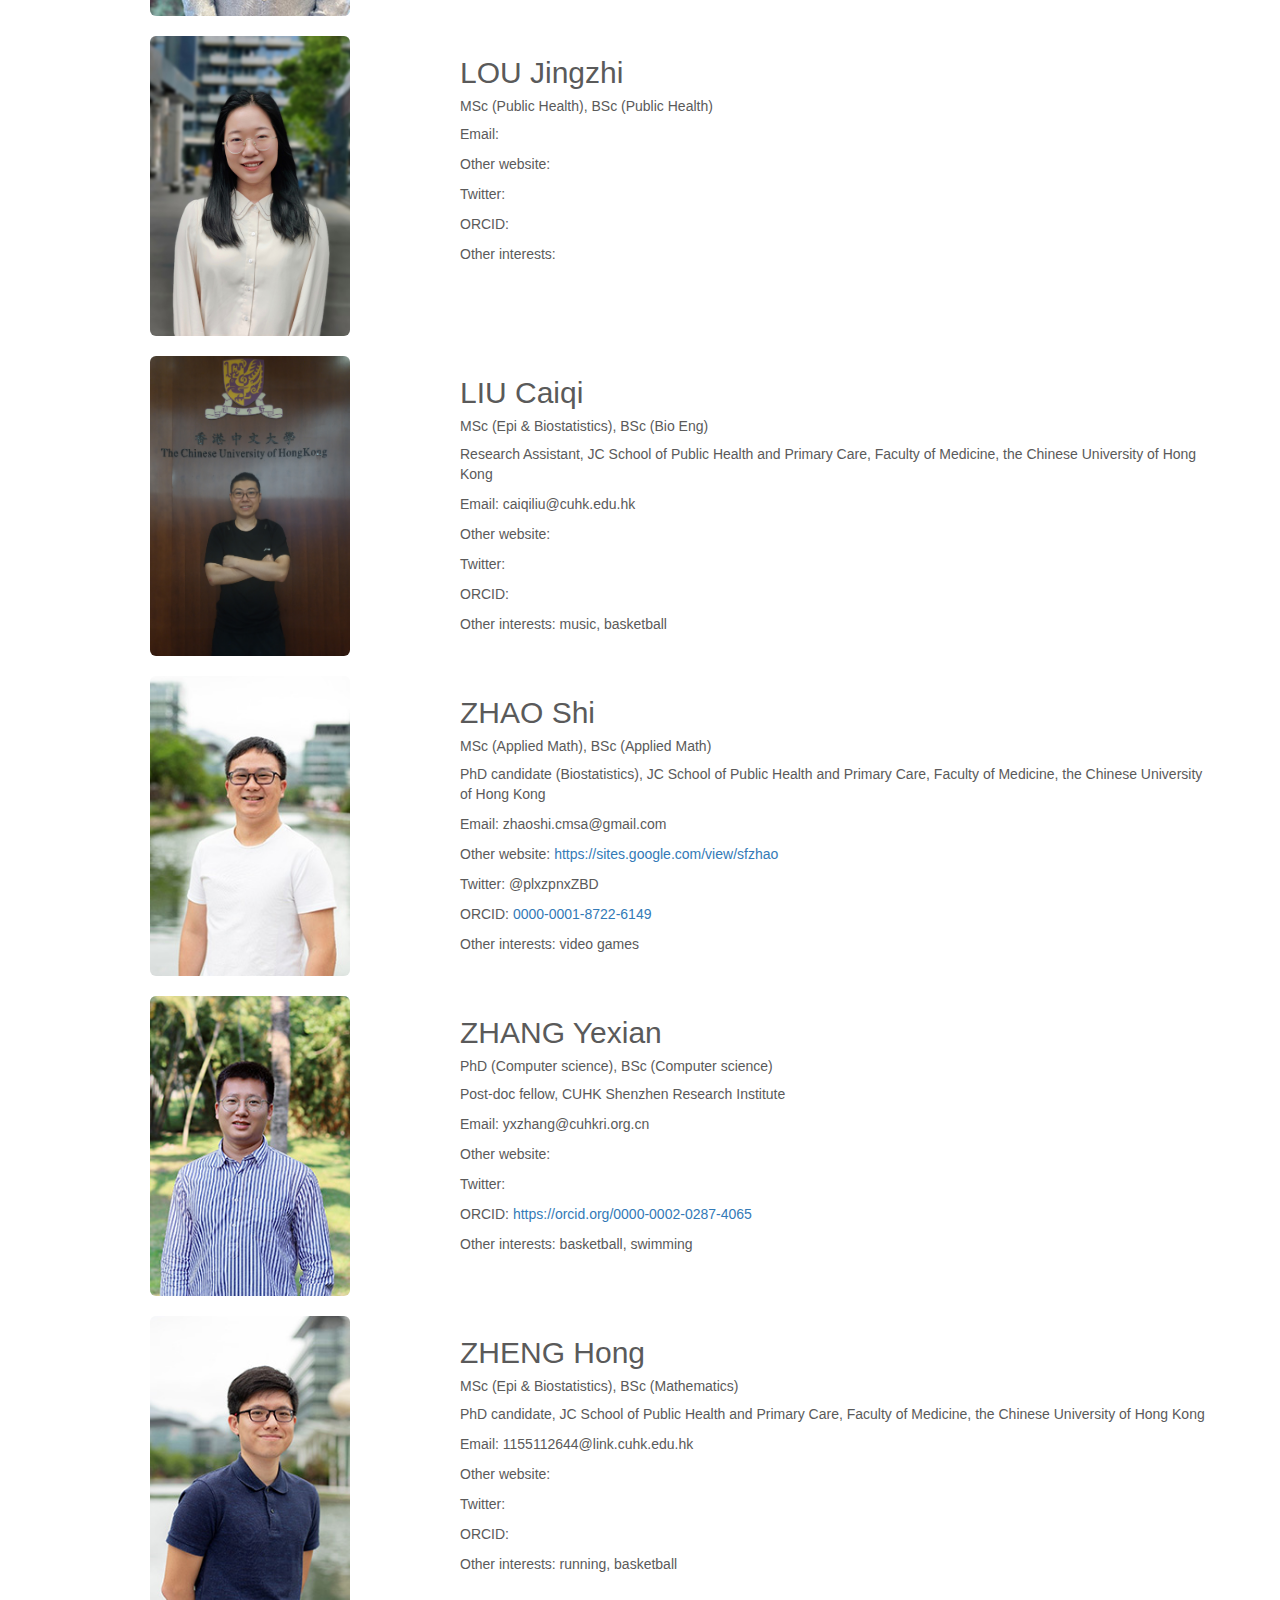
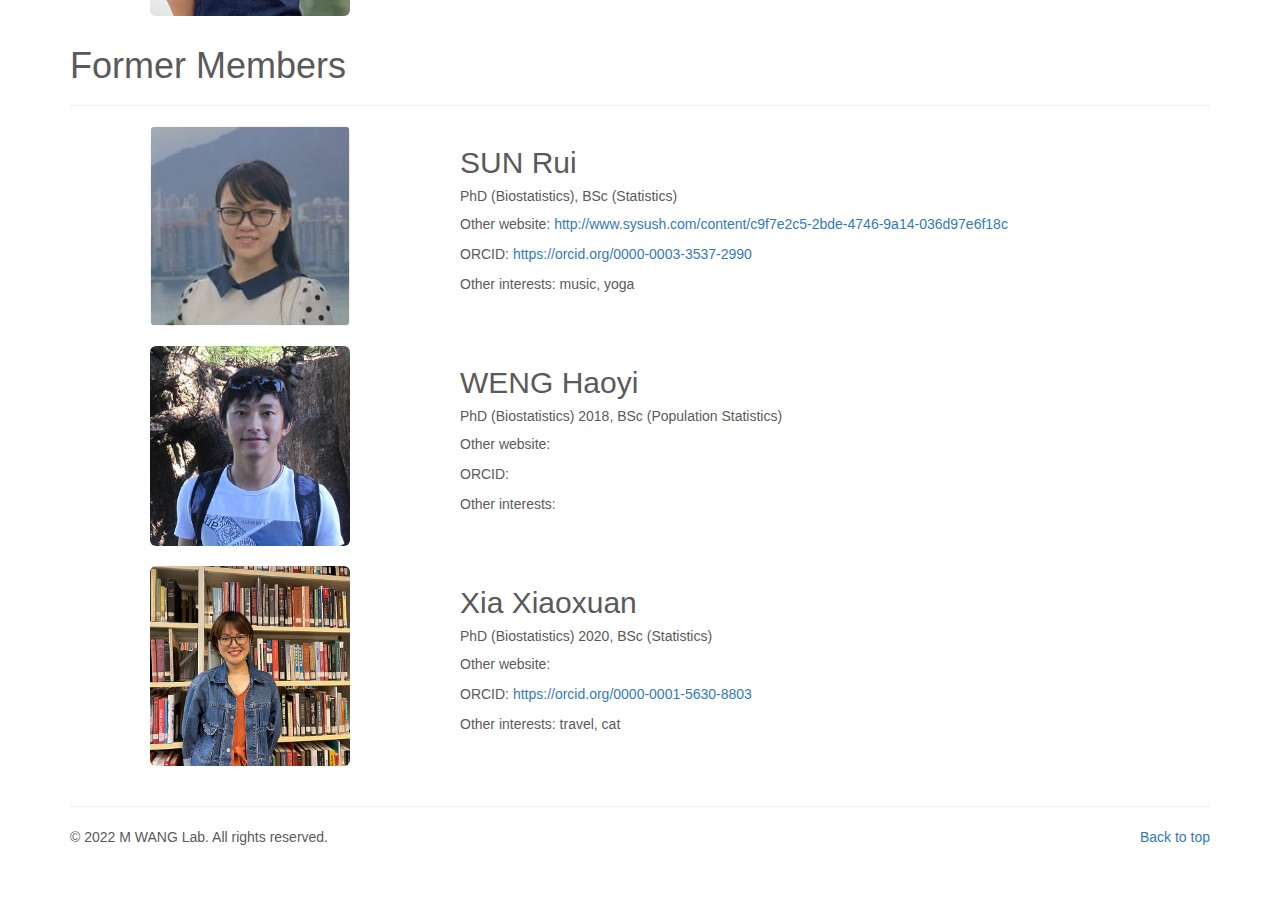
<file: people.html>
<!DOCTYPE html>
<html lang="en">
<head>
	<meta charset="utf-8">
	<meta http-equiv="X-UA-Compatible" content="IE=edge">
	<meta name="viewport" content="width=device-width, initial-scale=1">
	<!-- The above 3 meta tags *must* come first in the head; any other head content must come *after* these tags -->
	<meta name="description" content="M WANG Lab Website">
	<meta name="author" content="Qi Li">
	<link rel="icon" href="./graphics/icon.jpg">

	<title>M WANG Lab</title>

	<!-- Bootstrap core CSS -->
	<link href="./css/bootstrap.min.css" rel="stylesheet">

	<!-- IE10 viewport hack for Surface/desktop Windows 8 bug -->
	<link href="./css/ie10-viewport-bug-workaround.css" rel="stylesheet">

	<!-- Custom styles for this template -->
	<link href="./css/carousel.css" rel="stylesheet">
	
	<!-- HTML5 shim and Respond.js for IE8 support of HTML5 elements and media queries -->
	<!--[if lt IE 9]>
	<script src="https://oss.maxcdn.com/html5shiv/3.7.3/html5shiv.min.js"></script>
	<script src="https://oss.maxcdn.com/respond/1.4.2/respond.min.js"></script>
	<![endif]-->
</head>
<!-- NAVBAR
================================================== -->
<body>
	<div class="navbar-wrapper">
	<div class="container">

		<nav class="navbar navbar-inverse navbar-static-top">
		<div class="container">
			<div class="navbar-header">
			<button type="button" class="navbar-toggle collapsed" data-toggle="collapse" data-target="#navbar" aria-expanded="false" aria-controls="navbar">
				<span class="sr-only">Toggle navigation</span>
				<span class="icon-bar"></span>
				<span class="icon-bar"></span>
				<span class="icon-bar"></span>
			</button>
			<a href="#" class="navbar-left"><img src="./graphics/icon.jpg" width="50px" height="50px"></a>
			<a class="navbar-brand" href="#"></a>
			</div>
			<div id="navbar" class="navbar-collapse collapse">
			<ul class="nav navbar-nav">
				<li><a href="index.html">Home</a></li>
				<li class="dropdown"><a href="research.html">Research</a>
				<div class="dropdown-content">
					<p><a href="human.html">Human genetics</a></p>
					<p><a href="virus.html">Virus genetics</a></p>
					<p><a href="othermethods.html">Other methods</a></p>
				</div>
				<li class="active"><a href="people.html">People</a></li>
				<li><a href="teaching.html">Teaching</a></li>
				<li><a href="contact.html">Others</a></li>
			</ul>
			</div><!--/.navbar-collapse -->
		</div>
		</nav>

	</div>
	</div>
	<!-- Carousel
	================================================== -->
	<div id="myCarousel" class="carousel slide" data-ride="carousel">
	<!-- Indicators -->
	<ol class="carousel-indicators">
		<li data-target="#myCarousel" data-slide-to="0" class="active"></li>
		<li data-target="#myCarousel" data-slide-to="1"></li>
		<li data-target="#myCarousel" data-slide-to="2"></li>
	</ol>
	<div class="carousel-inner" role="listbox">
		<div class="item active">
		<img class="first-slide" src="./graphics/carousel/cover.jpg" alt="First slide">
		<div class="container">
			<div class="carousel-caption">
			<h1>M WANG Lab</h1>
			</div>
		</div>
		</div>
		<div class="item">
		<img class="second-slide" src="./graphics/carousel/human.jpg" alt="Second slide">
		<div class="container">
			<div class="carousel-caption">
			<h1>Human genetics</h1>
			</div>
		</div>
		</div>
		<div class="item">
		<img class="third-slide" src="./graphics/carousel/virus.jpg" alt="Third slide">
		<div class="container">
			<div class="carousel-caption">
			<h1>Virus genetics</h1>
			</div>
		</div>
		</div>
	</div>
	<a class="left carousel-control" href="#myCarousel" role="button" data-slide="prev">
		<span class="glyphicon glyphicon-chevron-left" aria-hidden="true"></span>
		<span class="sr-only">Previous</span>
	</a>
	<a class="right carousel-control" href="#myCarousel" role="button" data-slide="next">
		<span class="glyphicon glyphicon-chevron-right" aria-hidden="true"></span>
		<span class="sr-only">Next</span>
	</a>
	</div><!-- /.carousel -->


	<!-- Marketing messaging and featurettes
	================================================== -->
	<!-- Wrap the rest of the page in another container to center all the content. -->

	<div class="container marketing">
		
	<div class="page-header" id="pis">
		<h1>Principal Investigator</h1>
	</div>
	
	<!-- Three columns of text below the carousel -->
				<div class="row">
				<div class="col-lg-4">
					<img class="img-rounded" src="./graphics/profiles/maggiew.jpg" alt="maggiew" width="200" height="300">
				</div>
				<div class="col-lg-8">
					<h2/>WANG Maggie Haitian</h2>
					<h5>
						PhD (Statistics), BSc (Physics, Hon)
					</h5>
					<p>
						Associate Professor, JC School of Public Health and Primary Care, Faculty of Medicine, the Chinese University of Hong Kong
					</p>
					<p>
						Email: maggie<b>@</b>w@cu<b>no</b>hk.edu.hk
					</p>
					<p >Other website: <a target="_blank" href="https://www.sphpc.cuhk.edu.hk/maggiewang">https://www.sphpc.cuhk.edu.hk/maggiewang</a></p>
					<p >Twitter: @WangHTWang</p>
					<p >ORCID: <a target="_blank" href="https://orcid.org/0000-0003-1223-4595">https://orcid.org/0000-0003-1223-4595</a></p>
					<p >Other interests: music, photography</p>
				</div>
				</div>


	
	<div class="page-header" id="students">
		<h1>Current members</h1>
	</div>
					<div class="row">
				<div class="col-lg-4">
					<img class="img-rounded" src="./graphics/profiles/lirong.jpg" alt="lirong" width="200" height="300">
				</div>
				<div class="col-lg-8">
					<h2>CAO Lirong</h2>
					<h5>
						MSc (Public Health), BSc (Public Health)
					</h5>
					<p>
						PhD candidate (Biostatistics), JC School of Public Health and Primary Care, Faculty of Medicine, the Chinese University of Hong Kong
					</p>
					<p>
						Email: caolr@link.cuhk.edu.hk
					</p>
					<p >Other website: <a target="_blank" href="https://www.sphpc.cuhk.edu.hk/maggiewang"></a></p>
					<p >Twitter: @LizLRCao</p>
					<p >ORCID: <a target="_blank" href="https://orcid.org/0000-0002-5793-3878">https://orcid.org/0000-0002-5793-3878</a></p>
					<p >Other interests: reading, swimming</p>
				</div>
				</div>
	<!-- Student modals -->
						<div class="row">
				<div class="col-lg-4">
					<img class="img-rounded" src="./graphics/profiles/liqi.jpg" alt="liqi" width="200" height="300">
				</div>
				<div class="col-lg-8">
					<h2>LI Qi</h2>
					<h5>
						MSc (Computer science), BSc (Computer science)
					</h5>
					<p>
						PhD candidate (Biostatistics), JC School of Public Health and Primary Care, Faculty of Medicine, the Chinese University of Hong Kong
					</p>
					<p>
						Email: qili@link.cuhk.edu.hk
					</p>
					<p >Other website: <a target="_blank" href="https://www.sphpc.cuhk.edu.hk/maggiewang"></a></p>
					<p >Twitter: </p>
					<p >ORCID: <a target="_blank" href=""></a></p>
					<p >Other interests: singing, dancing, rap, basketball</p>
				</div>
				</div>
		<!-- Student modals -->
								<div class="row">
				<div class="col-lg-4">
					<img class="img-rounded" src="./graphics/profiles/jingzhi.jpg" alt="jingzhi" width="200" height="300">
				</div>
				<div class="col-lg-8">
					<h2>LOU Jingzhi</h2>
					<h5>
						MSc (Public Health), BSc (Public Health)
					</h5>
					<p>
						Email:
					</p>
					<p >Other website: <a target="_blank" href="https://www.sphpc.cuhk.edu.hk/maggiewang"></a></p>
					<p >Twitter: </p>
					<p >ORCID: <a target="_blank" href=""></a></p>
					<p >Other interests: </p>
				</div>
				</div>
		<!-- Student modals -->
								<div class="row">
				<div class="col-lg-4">
					<img class="img-rounded" src="./graphics/profiles/caiqi.jpg" alt="caiqi" width="200" height="300">
				</div>
				<div class="col-lg-8">
					<h2>LIU Caiqi</h2>
					<h5>
						MSc (Epi & Biostatistics), BSc (Bio Eng)
					</h5>
					<p>
Research Assistant, JC School of Public Health and Primary Care, Faculty of Medicine, the Chinese University of Hong Kong
					</p>
					<p>
						Email: caiqiliu@cuhk.edu.hk
					</p>
					<p >Other website: <a target="_blank" href="https://www.sphpc.cuhk.edu.hk/maggiewang"></a></p>
					<p >Twitter: </p>
					<p >ORCID: <a target="_blank" href="https://orcid.org/0000-0003-1223-4595"></a></p>
					<p >Other interests: music, basketball</p>
				</div>
				</div>
			<!-- Student modals -->
											<div class="row">
				<div class="col-lg-4">
					<img class="img-rounded" src="./graphics/profiles/zhaoshi.jpg" alt="zhaoshi" width="200" height="300">
				</div>
				<div class="col-lg-8">
									<h2>ZHAO Shi</h2>
					<h5>
MSc (Applied Math), BSc (Applied Math)
					</h5>
					<p>
PhD candidate (Biostatistics), JC School of Public Health and Primary Care, Faculty of Medicine, the Chinese University of Hong Kong
					</p>
					<p>
						Email: zhaoshi.cmsa@gmail.com
					</p>
					<p >Other website: <a target="_blank" href="https://sites.google.com/view/sfzhao">https://sites.google.com/view/sfzhao</a></p>
					<p >Twitter: @plxzpnxZBD</p>
					<p >ORCID: <a target="_blank" href="0000-0001-8722-6149">0000-0001-8722-6149</a></p>
					<p >Other interests: video games</p>
				</div>
				</div>
				<!-- Student modals -->
															<div class="row">
				<div class="col-lg-4">
					<img class="img-rounded" src="./graphics/profiles/yexian.jpg" alt="yexian" width="200" height="300">
				</div>
				<div class="col-lg-8">
									<h2>ZHANG Yexian</h2>
					<h5>
PhD (Computer science), BSc (Computer science)
					</h5>
					<p>
Post-doc fellow, CUHK Shenzhen Research Institute 
					</p>
					<p>
						Email: yxzhang@cuhkri.org.cn
					</p>
					<p >Other website: <a target="_blank" href="https://www.sphpc.cuhk.edu.hk/maggiewang"></a></p>
					<p >Twitter: </p>
					<p >ORCID: <a target="_blank" href="https://orcid.org/0000-0002-0287-4065">https://orcid.org/0000-0002-0287-4065</a></p>
					<p >Other interests: basketball, swimming</p>
				</div>
				</div>
	<!-- Student modals -->
									<div class="row">
				<div class="col-lg-4">
					<img class="img-rounded" src="./graphics/profiles/zhenghong.jpg" alt="zhenghong" width="200" height="300">
				</div>
				<div class="col-lg-8">
					<h2>ZHENG Hong</h2>
					<h5>
						MSc (Epi & Biostatistics), BSc (Mathematics)
					</h5>
					<p>
						PhD candidate, JC School of Public Health and Primary Care, Faculty of Medicine, the Chinese University of Hong Kong
					</p>
					<p>
						Email: 1155112644@link.cuhk.edu.hk
					</p>
					<p >Other website: <a target="_blank" href="https://www.sphpc.cuhk.edu.hk/maggiewang"></a></p>
					<p >Twitter: </p>
					<p >ORCID: <a target="_blank" href=""></a></p>
					<p >Other interests: running, basketball</p>
				</div>
				</div>
	<!-- Student modals -->
	
	<!-- <div class="page-header" id="staff">
		<h1>Staff</h1>
	</div> -->
	
	<!-- Staff modals -->

	<div class="page-header" id="former">
		<h1>Former Members</h1>
	</div>
		<!-- Past member modals -->
															<div class="row">
				<div class="col-lg-4">
					<img class="img-rounded" src="./graphics/profiles/rui.jpg" alt="rui" width="200" height="200">
				</div>
				<div class="col-lg-8">
									<h2>SUN Rui</h2>
					<h5>
PhD (Biostatistics), BSc (Statistics)
					</h5>
					<p >Other website: <a target="_blank" href="http://www.sysush.com/content/c9f7e2c5-2bde-4746-9a14-036d97e6f18c">http://www.sysush.com/content/c9f7e2c5-2bde-4746-9a14-036d97e6f18c</a></p>
					<p >ORCID: <a target="_blank" href="https://orcid.org/0000-0003-3537-2990">https://orcid.org/0000-0003-3537-2990</a></p>
					<p >Other interests: music, yoga</p>
				</div>
				</div>
		<!-- Past member modals -->
																	<div class="row">
				<div class="col-lg-4">
					<img class="img-rounded" src="./graphics/profiles/haoyi.jpg" alt="haoyi" width="200" height="200">
				</div>
				<div class="col-lg-8">
									<h2>WENG Haoyi</h2>
					<h5>
PhD (Biostatistics) 2018, BSc (Population Statistics)
					</h5>
					<p >Other website: <a target="_blank" href="https://www.sphpc.cuhk.edu.hk/maggiewang"></a></p>
					<p >ORCID: <a target="_blank" href="https://orcid.org/0000-0003-1223-4595"></a></p>
					<p >Other interests: </p>
				</div>
				</div>
	<!-- Past member modals -->
																		<div class="row">
				<div class="col-lg-4">
					<img class="img-rounded" src="./graphics/profiles/xiaoxuan.jpg" alt="xiaoxuan" width="200" height="200">
				</div>
				<div class="col-lg-8">
									<h2>Xia Xiaoxuan</h2>
					<h5>
PhD (Biostatistics) 2020, BSc (Statistics)
					</h5>
					<p >Other website: <a target="_blank" href="https://www.sphpc.cuhk.edu.hk/maggiewang"></a></p>
					<p >ORCID: <a target="_blank" href="https://orcid.org/0000-0001-5630-8803">https://orcid.org/0000-0001-5630-8803</a></p>
					<p >Other interests: travel, cat</p>
				</div>
				</div>
	<!-- Past member modals -->
	<hr class="featurette-divider">

	<!-- /END THE FEATURETTES -->


	<!-- FOOTER -->
	<footer>
		<p class="pull-right"><a href="#">Back to top</a></p>
		<p>&copy; 2022 M WANG Lab. All rights reserved.</p>
	</footer>

	</div><!-- /.container -->


	<!-- Bootstrap core JavaScript
	================================================== -->
	<!-- Placed at the end of the document so the pages load faster -->
	<script src="https://ajax.googleapis.com/ajax/libs/jquery/1.12.4/jquery.min.js"></script>
	<!--<script>window.jQuery || document.write('<script src="../../assets/js/vendor/jquery.min.js"><\/script>')</script>-->
	<script src="./js/bootstrap.min.js"></script>
	<!-- IE10 viewport hack for Surface/desktop Windows 8 bug -->
	<script src="./js/ie10-viewport-bug-workaround.js"></script>
</body>
</html>
</file>
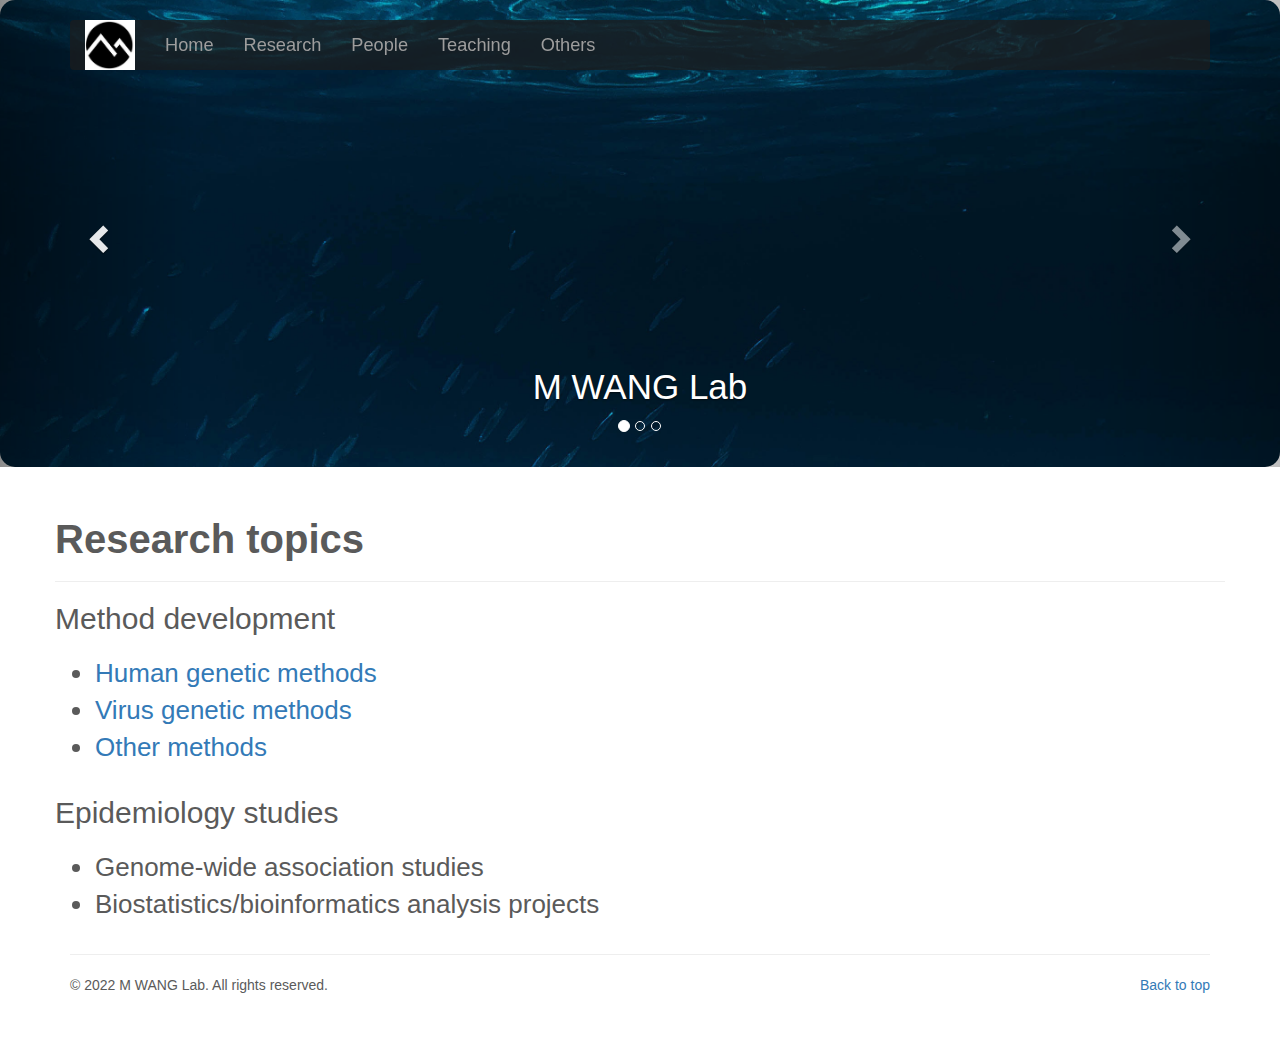
<file: research.html>
<!DOCTYPE html>
<html lang="en">
<head>
	<meta charset="utf-8">
	<meta http-equiv="X-UA-Compatible" content="IE=edge">
	<meta name="viewport" content="width=device-width, initial-scale=1">
	<!-- The above 3 meta tags *must* come first in the head; any other head content must come *after* these tags -->
	<meta name="description" content="M WANG Lab Website">
	<meta name="author" content="Qi Li">
	<link rel="icon" href="./graphics/icon.jpg">

	<title>M WANG Lab</title>

	<!-- Bootstrap core CSS -->
	<link href="./css/bootstrap.min.css" rel="stylesheet">

	<!-- IE10 viewport hack for Surface/desktop Windows 8 bug -->
	<link href="./css/ie10-viewport-bug-workaround.css" rel="stylesheet">

	<!-- Custom styles for this template -->
	<link href="./css/carousel.css" rel="stylesheet">
	
	<!-- HTML5 shim and Respond.js for IE8 support of HTML5 elements and media queries -->
	<!--[if lt IE 9]>
	<script src="https://oss.maxcdn.com/html5shiv/3.7.3/html5shiv.min.js"></script>
	<script src="https://oss.maxcdn.com/respond/1.4.2/respond.min.js"></script>
	<![endif]-->
</head>
<!-- NAVBAR
================================================== -->
<body>
	<div class="navbar-wrapper">
	<div class="container">

		<nav class="navbar navbar-inverse navbar-static-top">
		<div class="container">
			<div class="navbar-header">
			<button type="button" class="navbar-toggle collapsed" data-toggle="collapse" data-target="#navbar" aria-expanded="false" aria-controls="navbar">
				<span class="sr-only">Toggle navigation</span>
				<span class="icon-bar"></span>
				<span class="icon-bar"></span>
				<span class="icon-bar"></span>
			</button>
			<a href="#" class="navbar-left"><img src="./graphics/icon.jpg" width="50px" height="50px"></a>
			<a class="navbar-brand" href="#"></a>
			</div>
			<div id="navbar" class="navbar-collapse collapse">
			<ul class="nav navbar-nav">
				<li><a href="index.html">Home</a></li>
				<li class="dropdown"><a href="research.html">Research</a>
				<div class="dropdown-content">
					<p><a href="human.html">Human genetics</a></p>
					<p><a href="virus.html">Virus genetics</a></p>
					<p><a href="othermethods.html">Other methods</a></p>
				</div>
				<li><a href="people.html">People</a></li>
				<li><a href="teaching.html">Teaching</a></li>
				<li><a href="contact.html">Others</a></li>
			</ul>
			</div><!--/.navbar-collapse -->
		</div>
		</nav>

	</div>
	</div>


	<!-- Carousel
	================================================== -->
	<div id="myCarousel" class="carousel slide" data-ride="carousel">
	<!-- Indicators -->
	<ol class="carousel-indicators">
		<li data-target="#myCarousel" data-slide-to="0" class="active"></li>
		<li data-target="#myCarousel" data-slide-to="1"></li>
		<li data-target="#myCarousel" data-slide-to="2"></li>
	</ol>
	<div class="carousel-inner" role="listbox">
		<div class="item active">
		<img class="first-slide" src="./graphics/carousel/cover.jpg" alt="First slide">
		<div class="container">
			<div class="carousel-caption">
			<h1>M WANG Lab</h1>
			</div>
		</div>
		</div>
		<div class="item">
		<img class="second-slide" src="./graphics/carousel/human.jpg" alt="Second slide">
		<div class="container">
			<div class="carousel-caption">
			<h1>Human genetics</h1>
			</div>
		</div>
		</div>
		<div class="item">
		<img class="third-slide" src="./graphics/carousel/virus.jpg" alt="Third slide">
		<div class="container">
			<div class="carousel-caption">
			<h1>Virus genetics</h1>
			</div>
		</div>
		</div>
	</div>
	<a class="left carousel-control" href="#myCarousel" role="button" data-slide="prev">
		<span class="glyphicon glyphicon-chevron-left" aria-hidden="true"></span>
		<span class="sr-only">Previous</span>
	</a>
	<a class="right carousel-control" href="#myCarousel" role="button" data-slide="next">
		<span class="glyphicon glyphicon-chevron-right" aria-hidden="true"></span>
		<span class="sr-only">Next</span>
	</a>
	</div><!-- /.carousel -->


	<!-- Marketing messaging and featurettes
	================================================== -->
	<!-- Wrap the rest of the page in another container to center all the content. -->

	<div class="container marketing">

	<!-- START THE FEATURETTES -->


	<div class="row featurette">
		<h1 style="font-size:40px"><strong>Research topics</strong></h1>	
		<hr class="featurette-divider">
		<h2>Method development<span class="text-muted"></span></h2>
		<p class="lead">
		<!-- Colored version -->
		<!-- We develop and apply statistical methods to investigate complex traits such as <span style="color: #006dcc"><em>diabetes</em></span>, <span style="color: #006dcc"><em>schizophrenia</em></span> and others.
		We have devised novel tests to increase statistical power of large scale genome wide association studies, and developed new methods to estimate <span style="color: #5cb85c"><em>polygenic risk scores</em></span>, and <span style="color: #5cb85c"><em>heritabilities</em></span> of various traits. -->
		<ul>
		<li style="font-size:26px"><a href="human.html">Human genetic methods</a></li>
		<li style="font-size:26px"><a href="virus.html">Virus genetic methods</a></li>
		<li style="font-size:26px"><a href="othermethods.html">Other methods</a></li>
		</ul>
		</p>
	</div>

	

	<div class="row featurette">
		<h2>Epidemiology studies<span class="text-muted"></span></h2>
		<p class="lead">
		<ul>
		<li style="font-size:26px">Genome-wide association studies</li>
		<li style="font-size:26px">Biostatistics/bioinformatics analysis projects</li>
		</ul>
		</p>
	</div>

	<hr class="featurette-divider">
	

	<!-- /END THE FEATURETTES -->


	<!-- FOOTER -->
	<footer>
		<p class="pull-right"><a href="#">Back to top</a></p>
		<p>&copy; 2022 M WANG Lab. All rights reserved.</p>
	</footer>

	</div><!-- /.container -->


	<!-- Bootstrap core JavaScript
	================================================== -->
	<!-- Placed at the end of the document so the pages load faster -->
	<script src="https://ajax.googleapis.com/ajax/libs/jquery/1.12.4/jquery.min.js"></script>
	<!--<script>window.jQuery || document.write('<script src="../../assets/js/vendor/jquery.min.js"><\/script>')</script>-->
	<script src="./js/bootstrap.min.js"></script>
	<script>
	$('#geCarousel').carousel({
				interval: 3000
		});

		$('#carousel-text').html($('#slide-content-0').html());

		//Handles the carousel thumbnails
		$('[id^=carousel-selector-]').click( function(){
				var id_selector = $(this).attr("id");
				var id = id_selector.substr(id_selector.length-1);
				var id = parseInt(id);
				$('#geCarousel').carousel(id);
		});


		// When the carousel slides, auto update the text
		$('#geCarousel').on('slid', function (e) {
				var id = $('.item.active').data('slide-number');
					$('#carousel-text').html($('#slide-content-'+id).html());
		});
	</script>
	<!-- IE10 viewport hack for Surface/desktop Windows 8 bug -->
	<script src="./js/ie10-viewport-bug-workaround.js"></script>
</body>
</html>
</file>
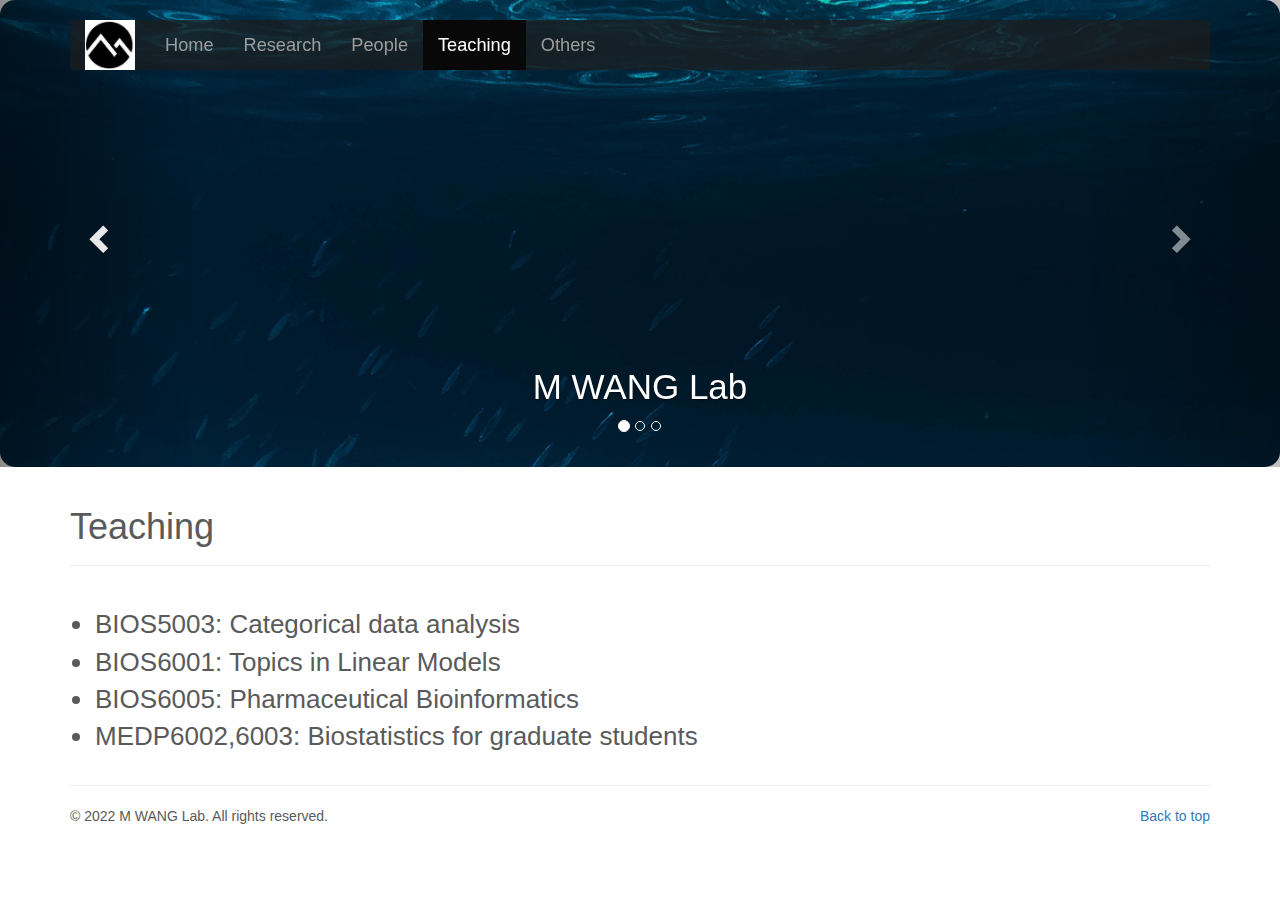
<file: teaching.html>
<!DOCTYPE html>
<html lang="en">
<head>
	<meta charset="utf-8">
	<meta http-equiv="X-UA-Compatible" content="IE=edge">
	<meta name="viewport" content="width=device-width, initial-scale=1">
	<!-- The above 3 meta tags *must* come first in the head; any other head content must come *after* these tags -->
	<meta name="description" content="M WANG Lab Website">
	<meta name="author" content="Qi Li">
	<link rel="icon" href="./graphics/icon.jpg">

	<title>M WANG Lab</title>

	<!-- Bootstrap core CSS -->
	<link href="./css/bootstrap.min.css" rel="stylesheet">

	<!-- IE10 viewport hack for Surface/desktop Windows 8 bug -->
	<link href="./css/ie10-viewport-bug-workaround.css" rel="stylesheet">

	<!-- Custom styles for this template -->
	<link href="./css/carousel.css" rel="stylesheet">
	
	<!-- HTML5 shim and Respond.js for IE8 support of HTML5 elements and media queries -->
	<!--[if lt IE 9]>
	<script src="https://oss.maxcdn.com/html5shiv/3.7.3/html5shiv.min.js"></script>
	<script src="https://oss.maxcdn.com/respond/1.4.2/respond.min.js"></script>
	<![endif]-->
</head>
<!-- NAVBAR
================================================== -->
<body>
	<div class="navbar-wrapper">
	<div class="container">

		<nav class="navbar navbar-inverse navbar-static-top">
		<div class="container">
			<div class="navbar-header">
			<button type="button" class="navbar-toggle collapsed" data-toggle="collapse" data-target="#navbar" aria-expanded="false" aria-controls="navbar">
				<span class="sr-only">Toggle navigation</span>
				<span class="icon-bar"></span>
				<span class="icon-bar"></span>
				<span class="icon-bar"></span>
			</button>
			<a href="#" class="navbar-left"><img src="./graphics/icon.jpg" width="50px" height="50px"></a>
			<a class="navbar-brand" href="#"></a>
			</div>
			<div id="navbar" class="navbar-collapse collapse">
			<ul class="nav navbar-nav">
				<li><a href="index.html">Home</a></li>
				<li class="dropdown"><a href="research.html">Research</a>
				<div class="dropdown-content">
					<p><a href="human.html">Human genetics</a></p>
					<p><a href="virus.html">Virus genetics</a></p>
					<p><a href="othermethods.html">Other methods</a></p>
				</div>
				<li><a href="people.html">People</a></li>
				<li class="active"><a href="teaching.html">Teaching</a></li>
				<li><a href="contact.html">Others</a></li>
			</ul>
			</div><!--/.navbar-collapse -->
		</div>
		</nav>

	</div>
	</div>

		<!-- Carousel
	================================================== -->
	<div id="myCarousel" class="carousel slide" data-ride="carousel">
	<!-- Indicators -->
	<ol class="carousel-indicators">
		<li data-target="#myCarousel" data-slide-to="0" class="active"></li>
		<li data-target="#myCarousel" data-slide-to="1"></li>
		<li data-target="#myCarousel" data-slide-to="2"></li>
	</ol>
	<div class="carousel-inner" role="listbox">
		<div class="item active">
		<img class="first-slide" src="./graphics/carousel/cover.jpg" alt="First slide">
		<div class="container">
			<div class="carousel-caption">
			<h1>M WANG Lab</h1>
			</div>
		</div>
		</div>
		<div class="item">
		<img class="second-slide" src="./graphics/carousel/human.jpg" alt="Second slide">
		<div class="container">
			<div class="carousel-caption">
			<h1>Human genetics</h1>
			</div>
		</div>
		</div>
		<div class="item">
		<img class="third-slide" src="./graphics/carousel/virus.jpg" alt="Third slide">
		<div class="container">
			<div class="carousel-caption">
			<h1>Virus genetics</h1>
			</div>
		</div>
		</div>
	</div>
	<a class="left carousel-control" href="#myCarousel" role="button" data-slide="prev">
		<span class="glyphicon glyphicon-chevron-left" aria-hidden="true"></span>
		<span class="sr-only">Previous</span>
	</a>
	<a class="right carousel-control" href="#myCarousel" role="button" data-slide="next">
		<span class="glyphicon glyphicon-chevron-right" aria-hidden="true"></span>
		<span class="sr-only">Next</span>
	</a>
	</div><!-- /.carousel -->

	<!-- Marketing messaging and featurettes
	================================================== -->
	<!-- Wrap the rest of the page in another container to center all the content. -->

	<div class="container marketing">

	<!-- START THE FEATURETTES -->
	<div class="page-header" id="teaching">
		<h1>Teaching</h1>
	</div>
	<div class="row featurette">

		<p class="lead">
		<!-- Colored version -->
		<!-- We develop and apply statistical methods to investigate complex traits such as <span style="color: #006dcc"><em>diabetes</em></span>, <span style="color: #006dcc"><em>schizophrenia</em></span> and others.
		We have devised novel tests to increase statistical power of large scale genome wide association studies, and developed new methods to estimate <span style="color: #5cb85c"><em>polygenic risk scores</em></span>, and <span style="color: #5cb85c"><em>heritabilities</em></span> of various traits. -->
		<ul>
		<li style="font-size:26px">BIOS5003: Categorical data analysis </li>
		<li style="font-size:26px">BIOS6001: Topics in Linear Models</li>
		<li style="font-size:26px">BIOS6005:  Pharmaceutical Bioinformatics</li>
		<li style="font-size:26px">MEDP6002,6003:  Biostatistics for graduate students</li>
		</ul>
		</p>
	</div>

	<hr class="featurette-divider">

	<!-- /END THE FEATURETTES -->

	<!-- FOOTER -->
	<footer>
		<p class="pull-right"><a href="#">Back to top</a></p>
		<p>&copy; 2022 M WANG Lab. All rights reserved.</p>
	</footer>

	</div><!-- /.container -->


	<!-- Bootstrap core JavaScript
	================================================== -->
	<!-- Placed at the end of the document so the pages load faster -->
	<script src="https://ajax.googleapis.com/ajax/libs/jquery/1.12.4/jquery.min.js"></script>
	<!--<script>window.jQuery || document.write('<script src="../../assets/js/vendor/jquery.min.js"><\/script>')</script>-->
	<script src="./js/bootstrap.min.js"></script>
	<!-- IE10 viewport hack for Surface/desktop Windows 8 bug -->
	<script src="./js/ie10-viewport-bug-workaround.js"></script>
</body>
</html>
</file>
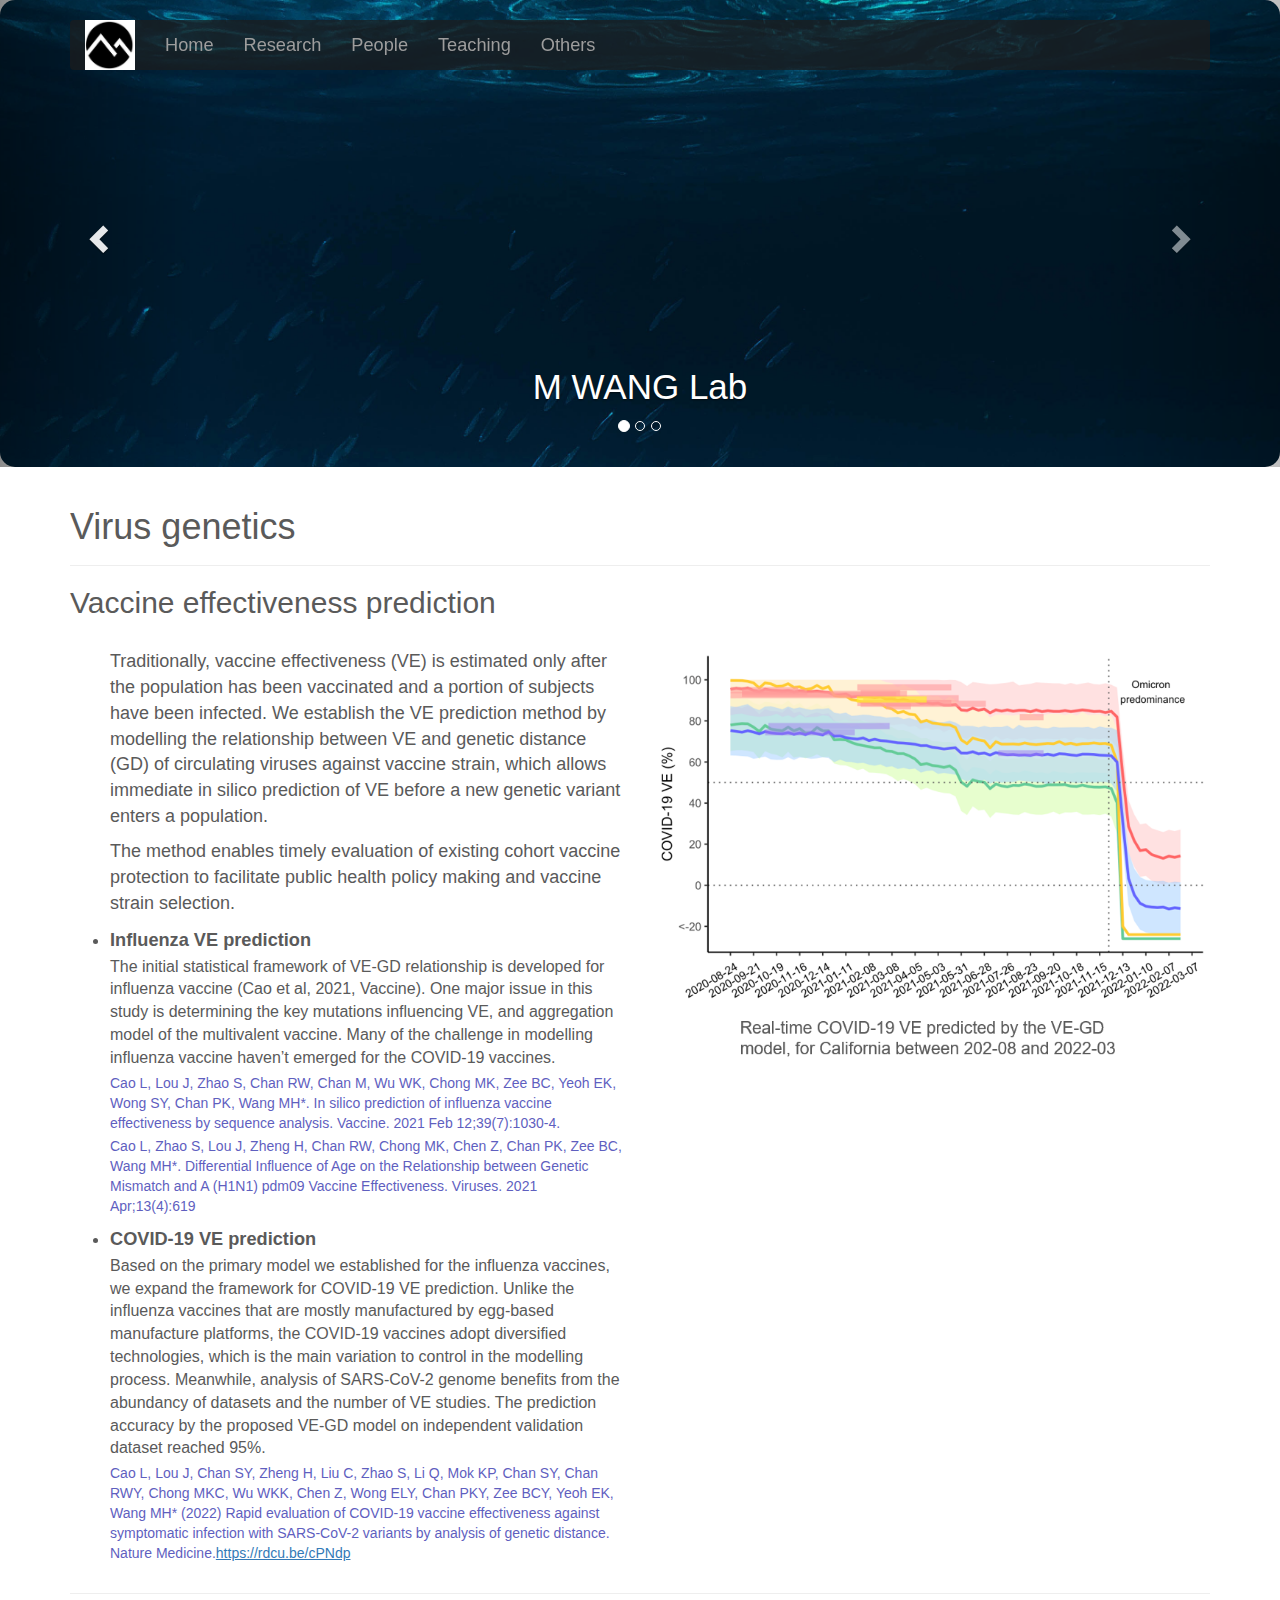
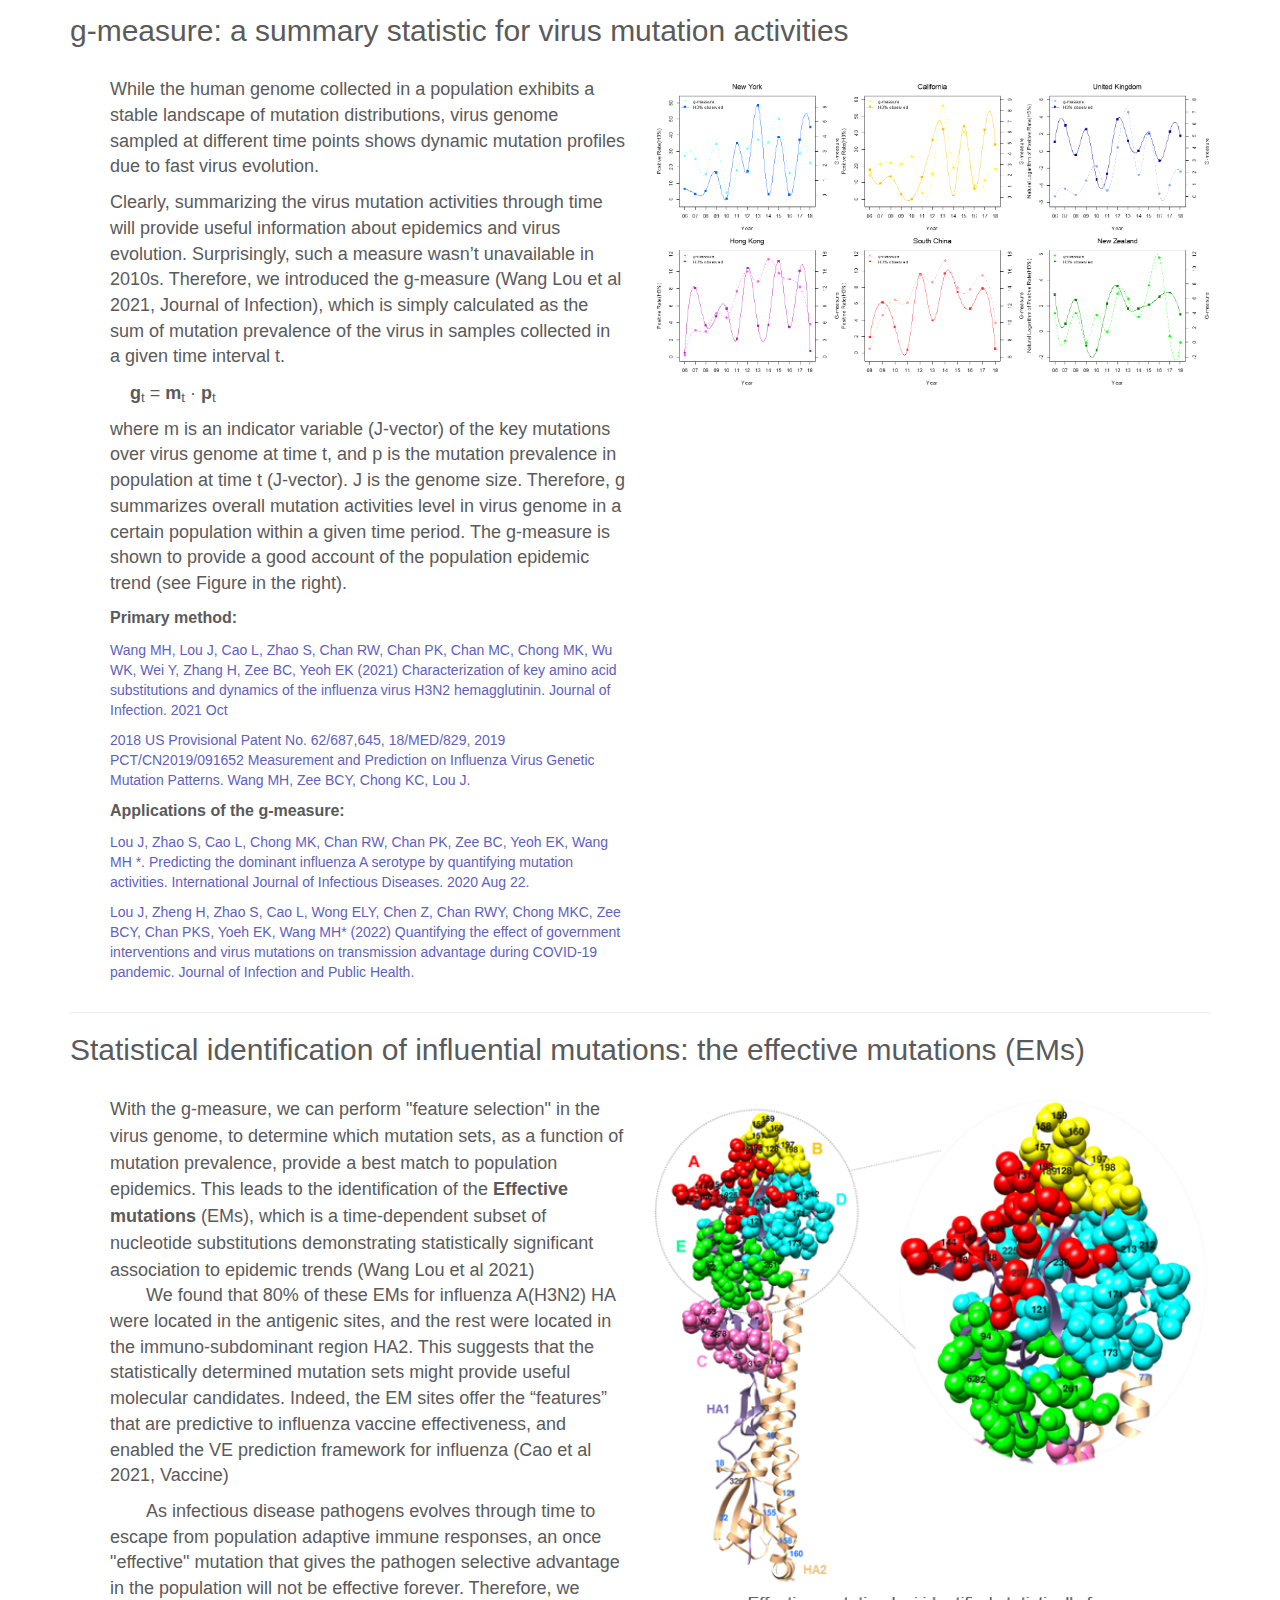
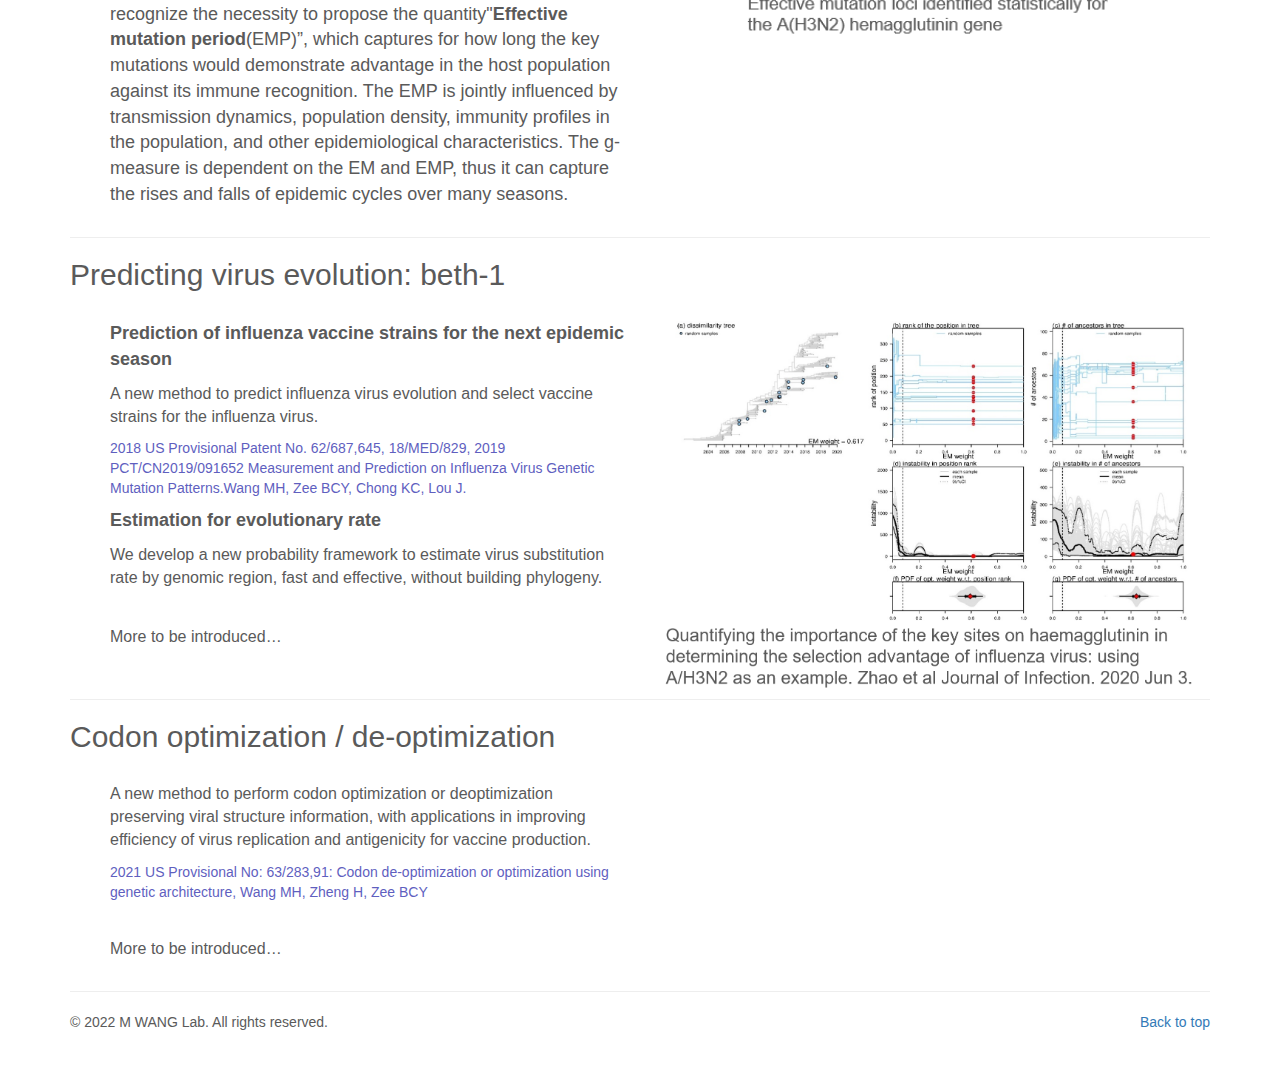
<file: virus.html>
<!DOCTYPE html>
<html lang="en">
<head>
	<meta charset="utf-8">
	<meta http-equiv="X-UA-Compatible" content="IE=edge">
	<meta name="viewport" content="width=device-width, initial-scale=1">
	<!-- The above 3 meta tags *must* come first in the head; any other head content must come *after* these tags -->
	<meta name="description" content="M WANG Lab Website">
	<meta name="author" content="Qi Li">
	<link rel="icon" href="./graphics/icon.jpg">

	<title>M WANG Lab</title>

	<!-- Bootstrap core CSS -->
	<link href="./css/bootstrap.min.css" rel="stylesheet">

	<!-- IE10 viewport hack for Surface/desktop Windows 8 bug -->
	<link href="./css/ie10-viewport-bug-workaround.css" rel="stylesheet">

	<!-- Custom styles for this template -->
	<link href="./css/carousel.css" rel="stylesheet">
	
	<!-- HTML5 shim and Respond.js for IE8 support of HTML5 elements and media queries -->
	<!--[if lt IE 9]>
	<script src="https://oss.maxcdn.com/html5shiv/3.7.3/html5shiv.min.js"></script>
	<script src="https://oss.maxcdn.com/respond/1.4.2/respond.min.js"></script>
	<![endif]-->
	<style>
.high{ image-resolution:300dpi;}
.low{ image-resolution:0dpi;}
.divcss5-c p{margin-left: 2em;margin:3px 0}
</style>
</head>
<!-- NAVBAR
================================================== -->
<body>
	<div class="navbar-wrapper">
	<div class="container">

		<nav class="navbar navbar-inverse navbar-static-top">
		<div class="container">
			<div class="navbar-header">
			<button type="button" class="navbar-toggle collapsed" data-toggle="collapse" data-target="#navbar" aria-expanded="false" aria-controls="navbar">
				<span class="sr-only">Toggle navigation</span>
				<span class="icon-bar"></span>
				<span class="icon-bar"></span>
				<span class="icon-bar"></span>
			</button>
			<a href="#" class="navbar-left"><img src="./graphics/icon.jpg" width="50px" height="50px"></a>
			<a class="navbar-brand" href="#"></a>
			</div>
			<div id="navbar" class="navbar-collapse collapse">
			<ul class="nav navbar-nav">
				<li><a href="index.html">Home</a></li>
				<li class="dropdown"><a href="research.html">Research</a>
				<div class="dropdown-content">
					<p><a href="human.html">Human genetics</a></p>
					<p><a href="virus.html">Virus genetics</a></p>
					<p><a href="othermethods.html">Other methods</a></p>
				</div>
				<li><a href="people.html">People</a></li>
				<li><a href="teaching.html">Teaching</a></li>
				<li><a href="contact.html">Others</a></li>
			</ul>
			</div><!--/.navbar-collapse -->
		</div>
		</nav>

	</div>
	</div>

	<!-- Carousel
	================================================== -->
	<div id="myCarousel" class="carousel slide" data-ride="carousel">
	<!-- Indicators -->
	<ol class="carousel-indicators">
		<li data-target="#myCarousel" data-slide-to="0" class="active"></li>
		<li data-target="#myCarousel" data-slide-to="1"></li>
		<li data-target="#myCarousel" data-slide-to="2"></li>
	</ol>
	<div class="carousel-inner" role="listbox">
		<div class="item active">
		<img class="first-slide" src="./graphics/carousel/cover.jpg" alt="First slide">
		<div class="container">
			<div class="carousel-caption">
			<h1>M WANG Lab</h1>
			</div>
		</div>
		</div>
		<div class="item">
		<img class="second-slide" src="./graphics/carousel/human.jpg" alt="Second slide">
		<div class="container">
			<div class="carousel-caption">
			<h1>Human genetics</h1>
			</div>
		</div>
		</div>
		<div class="item">
		<img class="third-slide" src="./graphics/carousel/virus.jpg" alt="Third slide">
		<div class="container">
			<div class="carousel-caption">
			<h1>Virus genetics</h1>
			</div>
		</div>
		</div>
	</div>
	<a class="left carousel-control" href="#myCarousel" role="button" data-slide="prev">
		<span class="glyphicon glyphicon-chevron-left" aria-hidden="true"></span>
		<span class="sr-only">Previous</span>
	</a>
	<a class="right carousel-control" href="#myCarousel" role="button" data-slide="next">
		<span class="glyphicon glyphicon-chevron-right" aria-hidden="true"></span>
		<span class="sr-only">Next</span>
	</a>
	</div><!-- /.carousel -->

	<div class="container marketing">
	<!-- START THE FEATURETTES -->
	<div class="page-header" id="virus genetics">
		<h1>Virus genetics</h1>
	</div>
			<h2>Vaccine effectiveness prediction<span class="text-muted"></span></h2>
	<div class="row featurette">

		<div class="col-md-6">
		<p class="lead">
		<!-- Colored version -->
		<!-- We develop and apply statistical methods to investigate complex traits such as <span style="color: #006dcc"><em>diabetes</em></span>, <span style="color: #006dcc"><em>schizophrenia</em></span> and others.
		We have devised novel tests to increase statistical power of large scale genome wide association studies, and developed new methods to estimate <span style="color: #5cb85c"><em>polygenic risk scores</em></span>, and <span style="color: #5cb85c"><em>heritabilities</em></span> of various traits. -->
		<ul>
		<p style="font-size:18px">Traditionally, vaccine effectiveness (VE) is estimated only after the population has been vaccinated and a portion of subjects have been infected.  We establish the VE prediction method by modelling the relationship between VE and genetic distance (GD) of circulating viruses against vaccine strain, which allows immediate in silico prediction of VE before a new genetic variant enters a population.</p>
		<p style="font-size:18px">The method enables timely evaluation of existing cohort vaccine protection to facilitate public health policy making and vaccine strain selection.</p>
		<p></p>
		<li><strong>Influenza VE prediction</strong></li>
		<div class = "divcss5-c">
		<p style="font-size:16px">The initial statistical framework of VE-GD relationship is developed for influenza vaccine (Cao et al, 2021, Vaccine). One major issue in this study is determining the key mutations influencing VE, and aggregation model of the multivalent vaccine. Many of the challenge in modelling influenza vaccine haven’t emerged for the COVID-19 vaccines.</p>
		<p style= "color:rgb(95,95,191);font-size:14px">Cao L, Lou J, Zhao S, Chan RW, Chan M, Wu WK, Chong MK, Zee BC, Yeoh EK, Wong SY, Chan PK, Wang MH*. In silico prediction of influenza vaccine effectiveness by sequence analysis. Vaccine. 2021 Feb 12;39(7):1030-4.</p>
		<p style= "color:rgb(95,95,191);font-size:14px">Cao L, Zhao S, Lou J, Zheng H, Chan RW, Chong MK, Chen Z, Chan PK, Zee BC, Wang MH*. Differential Influence of Age on the Relationship between Genetic Mismatch and A (H1N1) pdm09 Vaccine Effectiveness. Viruses. 2021 Apr;13(4):619</p>
		</div>
		<p></p>
		<li><strong>COVID-19 VE prediction</strong></li>
		<div class = "divcss5-c">
		<p style="font-size:16px">Based on the primary model we established for the influenza vaccines, we expand the framework for COVID-19 VE prediction. Unlike the influenza vaccines that are mostly manufactured by egg-based manufacture platforms, the COVID-19 vaccines adopt diversified technologies, which is the main variation to control in the modelling process. Meanwhile, analysis of SARS-CoV-2 genome benefits from the abundancy of datasets and the number of VE studies. The prediction accuracy by the proposed VE-GD model on independent validation dataset reached 95%.</p>
		<p style= "color:rgb(95,95,191);font-size:14px">Cao L, Lou J, Chan SY, Zheng H, Liu C, Zhao S, Li Q, Mok KP, Chan SY, Chan RWY, Chong MKC, Wu WKK, Chen Z, Wong ELY, Chan PKY, Zee BCY, Yeoh EK, Wang MH* (2022) Rapid evaluation of COVID-19 vaccine effectiveness against symptomatic infection with SARS-CoV-2 variants by analysis of genetic distance. Nature Medicine.<a style="text-decoration:underline" target="_blank" href="https://rdcu.be/cPNdp">https://rdcu.be/cPNdp</a></p>
		</div>
		</ul>
		</p>
		</div>
		<div class="col-md-6">
		<img class="human1 featurette-image img-responsive center-block" src="./graphics/v1.png" alt="v1">
		</div>
	</div>

	<hr class="featurette-divider">
		<h2>g-measure: a summary statistic for virus mutation activities<span class="text-muted"></span></h2>
	<div class="row featurette">

		<div class="col-md-6">
		<p class="lead">
		<ul>
		<p style="font-size:18px">While the human genome collected in a population exhibits a stable landscape of mutation distributions, virus genome sampled at different time points shows dynamic mutation profiles due to fast virus evolution.</p>
		<p style="font-size:18px">Clearly, summarizing the virus mutation activities through time will provide useful information about epidemics and virus evolution. Surprisingly, such a measure wasn’t unavailable in 2010s. Therefore, we introduced the g-measure (Wang Lou et al 2021, Journal of Infection), which is simply calculated as the sum of mutation prevalence of the virus in samples collected in a given time interval t.</p>
		<p><span style="font-size:18px;">&nbsp;&nbsp;&nbsp;&nbsp;<strong>g</strong><sub>t</sub> = <strong>m</strong><sub>t</sub> · <strong>p</strong><sub>t</sub></span></p>
		<p style="font-size:18px">where m is an indicator variable (J-vector) of the key mutations over virus genome at time t, and p is the mutation prevalence in population at time t (J-vector). J is the genome size. Therefore, g summarizes overall mutation activities level in virus genome in a certain population within a given time period. The g-measure is shown to provide a good account of the population epidemic trend (see Figure in the right).</p>
		<p style="font-size:16px"><strong>Primary method:</strong></p>
		<p style= "color:rgb(95,95,191);font-size:14px">Wang MH, Lou J, Cao L, Zhao S, Chan RW, Chan PK, Chan MC, Chong MK, Wu WK, Wei Y, Zhang H, Zee BC, Yeoh EK (2021) Characterization of key amino acid substitutions and dynamics of the influenza virus H3N2 hemagglutinin. Journal of Infection. 2021 Oct</p>
		<p style= "color:rgb(95,95,191);font-size:14px">2018 US Provisional Patent No. 62/687,645, 18/MED/829, 2019 PCT/CN2019/091652 Measurement and Prediction on Influenza Virus Genetic Mutation Patterns.   Wang MH, Zee BCY, Chong KC, Lou J.</p>
		<p style="font-size:16px"><strong>Applications of the g-measure:</strong></p>
		<p style= "color:rgb(95,95,191);font-size:14px">Lou J, Zhao S, Cao L, Chong MK, Chan RW, Chan PK, Zee BC, Yeoh EK, Wang MH *. Predicting the dominant influenza A serotype by quantifying mutation activities. International Journal of Infectious Diseases. 2020 Aug 22.</p>
		<p style= "color:rgb(95,95,191);font-size:14px">Lou J, Zheng H, Zhao S, Cao L, Wong ELY, Chen Z, Chan RWY, Chong MKC, Zee BCY, Chan PKS, Yoeh EK, Wang MH* (2022) Quantifying the effect of government interventions and virus mutations on transmission advantage during COVID-19 pandemic. Journal of Infection and Public Health.</p>
		</ul>
		</p>
		</div>
		<div class="col-md-6">
		<img class="virus2 featurette-image img-responsive center-block" src="./graphics/v2.png" alt="v2">
		</div>
	</div>

	<hr class="featurette-divider">
		<h2>Statistical identification of influential mutations: the effective mutations (EMs)<span class="text-muted"></span></h2>
	<div class="row featurette">
		<div class="col-md-6">
		<p class="lead">
		<ul>
		<font style="font-size:18px">With the g-measure, we can perform "feature selection" in the virus genome, to determine which mutation sets, as a function of mutation prevalence, provide a best match to population epidemics. This leads to the identification of the <strong>Effective mutations</strong> (EMs), which is a time-dependent subset of nucleotide substitutions demonstrating statistically significant association to epidemic trends (Wang Lou et al 2021)</font>
		<p style="font-size:18px;text-indent:2em">We found that 80% of these EMs for influenza A(H3N2) HA were located  in the antigenic sites, and the rest were located in the immuno-subdominant region HA2. This suggests that the statistically determined mutation sets might provide useful molecular candidates. Indeed, the EM sites offer the “features” that are predictive to influenza vaccine effectiveness, and enabled the VE prediction framework for influenza (Cao et al 2021, Vaccine)</p>
		<p style="font-size:18px;text-indent:2em">As infectious disease pathogens evolves through time to escape from population adaptive immune responses, an once "effective" mutation that gives the pathogen selective advantage in the population will not be effective forever. Therefore, we recognize the necessity to propose the quantity"<strong>Effective mutation period</strong>(EMP)”, which captures for how long the key mutations would demonstrate advantage in the host population against its immune recognition. The EMP is jointly influenced by transmission dynamics, population density, immunity profiles in the population, and other epidemiological characteristics. The g-measure is dependent on the EM and EMP, thus it can capture the rises and falls of epidemic cycles over many seasons.</p>
		</ul>
		</p>
		</div>
		<div class="col-md-6">
		<img class="virus2 featurette-image img-responsive center-block" src="./graphics/v3.png" alt="v4">
		</div>
	</div>
	
	<hr class="featurette-divider">
	<h2>Predicting virus evolution: beth-1<span class="text-muted"></span></h2>
		<div class="row featurette">
		<div class="col-md-6">
		<p class="lead">
		<ul>
		<p style="font-size:18px"><strong>Prediction of influenza vaccine strains for the next epidemic season</strong></p>
		<p style="font-size:16px">A new method to predict influenza virus evolution and select vaccine strains for the influenza virus.</p>
		<p style= "color:rgb(95,95,191);font-size:14px">2018 US Provisional Patent No. 62/687,645, 18/MED/829, 2019 PCT/CN2019/091652 Measurement and Prediction on Influenza Virus Genetic Mutation Patterns.Wang MH, Zee BCY, Chong KC, Lou J.</p>
		<p style="font-size:18px"><strong>Estimation for evolutionary rate</strong></p>
		<p style="font-size:16px">We develop a new probability framework to estimate virus substitution rate by genomic region, fast and effective, without building phylogeny.</p>
		<br />
		<p style="font-size:16px">More to be introduced…</p>
		</ul>
		</p>
		</div>
		<div class="col-md-6">
		<img class="virus2 featurette-image img-responsive center-block" src="./graphics/v4.png" alt="v4">
		</div>
	</div>
		<hr class="featurette-divider">
		
	<h2>Codon optimization / de-optimization<span class="text-muted"></span></h2>
		<div class="row featurette">
		<div class="col-md-6">
		<p class="lead">
		<ul>
		<p style="font-size:16px">A new method to perform codon optimization or deoptimization preserving viral structure information, with applications in improving efficiency of virus replication and antigenicity for vaccine production.</p>
		<p style= "color:rgb(95,95,191);font-size:14px">2021 US Provisional No: 63/283,91: Codon de-optimization or optimization using genetic architecture, Wang MH, Zheng H, Zee BCY</p>
		<br />
		<p style="font-size:16px">More to be introduced…</p>
		</ul>
		</p>
		</div>
	</div>
	<hr class="featurette-divider">

	<!-- /END THE FEATURETTES -->


	<!-- FOOTER -->
	<footer>
		<p class="pull-right"><a href="#">Back to top</a></p>
		<p>&copy; 2022 M WANG Lab. All rights reserved.</p>
	</footer>

	</div><!-- /.container -->


	<!-- Bootstrap core JavaScript
	================================================== -->
	<!-- Placed at the end of the document so the pages load faster -->
	<script src="https://ajax.googleapis.com/ajax/libs/jquery/1.12.4/jquery.min.js"></script>
	<!--<script>window.jQuery || document.write('<script src="../../assets/js/vendor/jquery.min.js"><\/script>')</script>-->
	<script src="./js/bootstrap.min.js"></script>
	<!-- IE10 viewport hack for Surface/desktop Windows 8 bug -->
	<script src="./js/ie10-viewport-bug-workaround.js"></script>
</body>
</html>
</file>
<file: css/carousel.css>
/* GLOBAL STYLES
-------------------------------------------------- */
/* Padding below the footer and lighter body text */

body {
  padding-bottom: 40px;
  color: #5a5a5a;
}
.page-header,
.page-header h1 {
	margin-top: 10px;
}

body .modal-lg {
    width: 60%; /* desired relative width */
    /* place center */
    margin-left:auto;
    margin-right:auto; 
}

b {
	display:none;
}

ul {
   font-size: 1.3em;
}

/* CUSTOMIZE THE NAVBAR
-------------------------------------------------- */

/* Special class on .container surrounding .navbar, used for positioning it into place. */
.navbar{
	  background-color: rgba(28,28,28,0.7);
	  border-bottom: 0px;
}

.navbar-wrapper {
  position: absolute;
  top: 0;
  right: 0;
  left: 0;
  z-index: 20;
}

/* Flip around the padding for proper display in narrow viewports */
.navbar-wrapper > .container {
  padding-right: 0;
  padding-left: 0;
}
.navbar-wrapper .navbar {
  padding-right: 15px;
  padding-left: 15px;
}
.navbar-wrapper .navbar .container {
  width: auto;
}


/* CUSTOMIZE THE CAROUSEL
-------------------------------------------------- */

/* Original
/* Carousel base class
.carousel {
  height: 500px;
  margin-bottom: 60px;
}
/* Since positioning the image, we need to help out the caption
.carousel-caption {
  z-index: 10;
}

/* Declare heights because of positioning of img element
.carousel .item {
  height: 500px;
  background-color: #777;
}
.carousel-inner > .item > img {
  position: absolute;
  top: 0;
  left: 0;
  min-width: 100%;
  height: 500px;
}
*/

/* Carousel base class */
.carousel {
  margin-bottom: 30px;
}

.carousel-inner {
  border-radius: 15px;
}

.carousel-caption {
  /* background-color: rgba(0,0,0,.5); */
  position: absolute;
  z-index: 10;
}

/* Title text */
.carousel-caption h1 {
font-size:      35px;
}
/* Description text */
.carousel-caption p {
font-size:      1em;
}
/* Button text */
.carousel-caption .btn {
font-size:      1em;
}

/* Makes images fully responsive */
.img-responsive,
.thumbnail > img,
.thumbnail a > img,
.carousel-inner > .item > img,
.carousel-inner > .item > a > img {
  display: block;
  width: 100%;
  height: auto;
}

.carousel-inner img {
	width:100%;
  	height:100%;
}

#geCarousel {
	font-size:90%;
	width: 40%;
}

.carousel-controls-mini {

}

.carousel-controls-mini > a {
	border:1px solid #eee;
  	width:20px;
    display:block;
    float:left;
    text-align:center;
}


/* MARKETING CONTENT
-------------------------------------------------- */

/* Center align the text within the three columns below the carousel */
.marketing .col-lg-4 {
  margin-bottom: 20px;
  text-align: center;
}
.marketing h2 {
  font-weight: normal;
}
.marketing .col-lg-4 p {
  margin-right: 10px;
  margin-left: 10px;
}


/* Featurettes
------------------------- */

.featurette-divider {
  margin: 20px 0; /* Space out the Bootstrap <hr> more */
}

/* Thin out the marketing headings */
.featurette-heading {
  font-weight: 300;
  line-height: 1;
  letter-spacing: -1px;
}


/* RESPONSIVE CSS
-------------------------------------------------- */

@media (min-width: 768px) {
  /* Navbar positioning foo */
  .navbar-wrapper {
    margin-top: 20px;
  }
  .navbar-wrapper .container {
    padding-right: 15px;
    padding-left: 15px;
  }
  .navbar-wrapper .navbar {
    padding-right: 0;
    padding-left: 0;
  }

  /* The navbar becomes detached from the top, so we round the corners */
  .navbar-wrapper .navbar {
    border-radius: 4px;
  }

  /* Bump up size of carousel content */
  .carousel-caption p {
    margin-bottom: 20px;
    font-size: 21px;
    line-height: 1.4;
  }

  .featurette-heading {
    font-size: 50px;
  }
}

@media (min-width: 992px) {
  .featurette-heading {
    margin-top: 120px;
  }
}
.dropdown {
  position: relative;
  display: block;
  z-index: 30;
}
.dropdown-content {
  display: none;
  position: absolute;
  background-color: rgba(0,0,0,1.0);
  min-width: 180px;
  box-shadow: 0px 8px 16px 0px rgba(0,0,0,0.2);
  padding: 12px 16px;
  z-index: 30;
}
.dropdown:hover .dropdown-content {
  display: block;
}
.ppt {
  display: block;
  width: 100%;
  height: auto;
  max-height: 800px;
  padding: 12px 100px 0px 100px;
}
.high{
    image-rendering:-moz-crisp-edges;
    image-rendering:-o-crisp-edges;
    image-rendering:-webkit-optimize-contrast;
    image-rendering: crisp-edges;
    -ms-interpolation-mode: nearest-neighbor;
    -webkit-font-smooting:  antialiased;
}
/*设置图片的属性*/

.human1{
position: relative;
left: 0px;
top: 20px;
}
.human2{
position: relative;
left: 0px;
top: 22px;
}
.human3{
position: relative;
left: 0px;
top: 35px;
}
.virus2{
position: relative;
left: 0px;
top: 20px;
}
</file>
<file: css/ie10-viewport-bug-workaround.css>
/*!
 * IE10 viewport hack for Surface/desktop Windows 8 bug
 * Copyright 2014-2015 Twitter, Inc.
 * Licensed under MIT (https://github.com/twbs/bootstrap/blob/master/LICENSE)
 */

/*
 * See the Getting Started docs for more information:
 * http://getbootstrap.com/getting-started/#support-ie10-width
 */
@-ms-viewport     { width: device-width; }
@-o-viewport      { width: device-width; }
@viewport         { width: device-width; }
</file>
